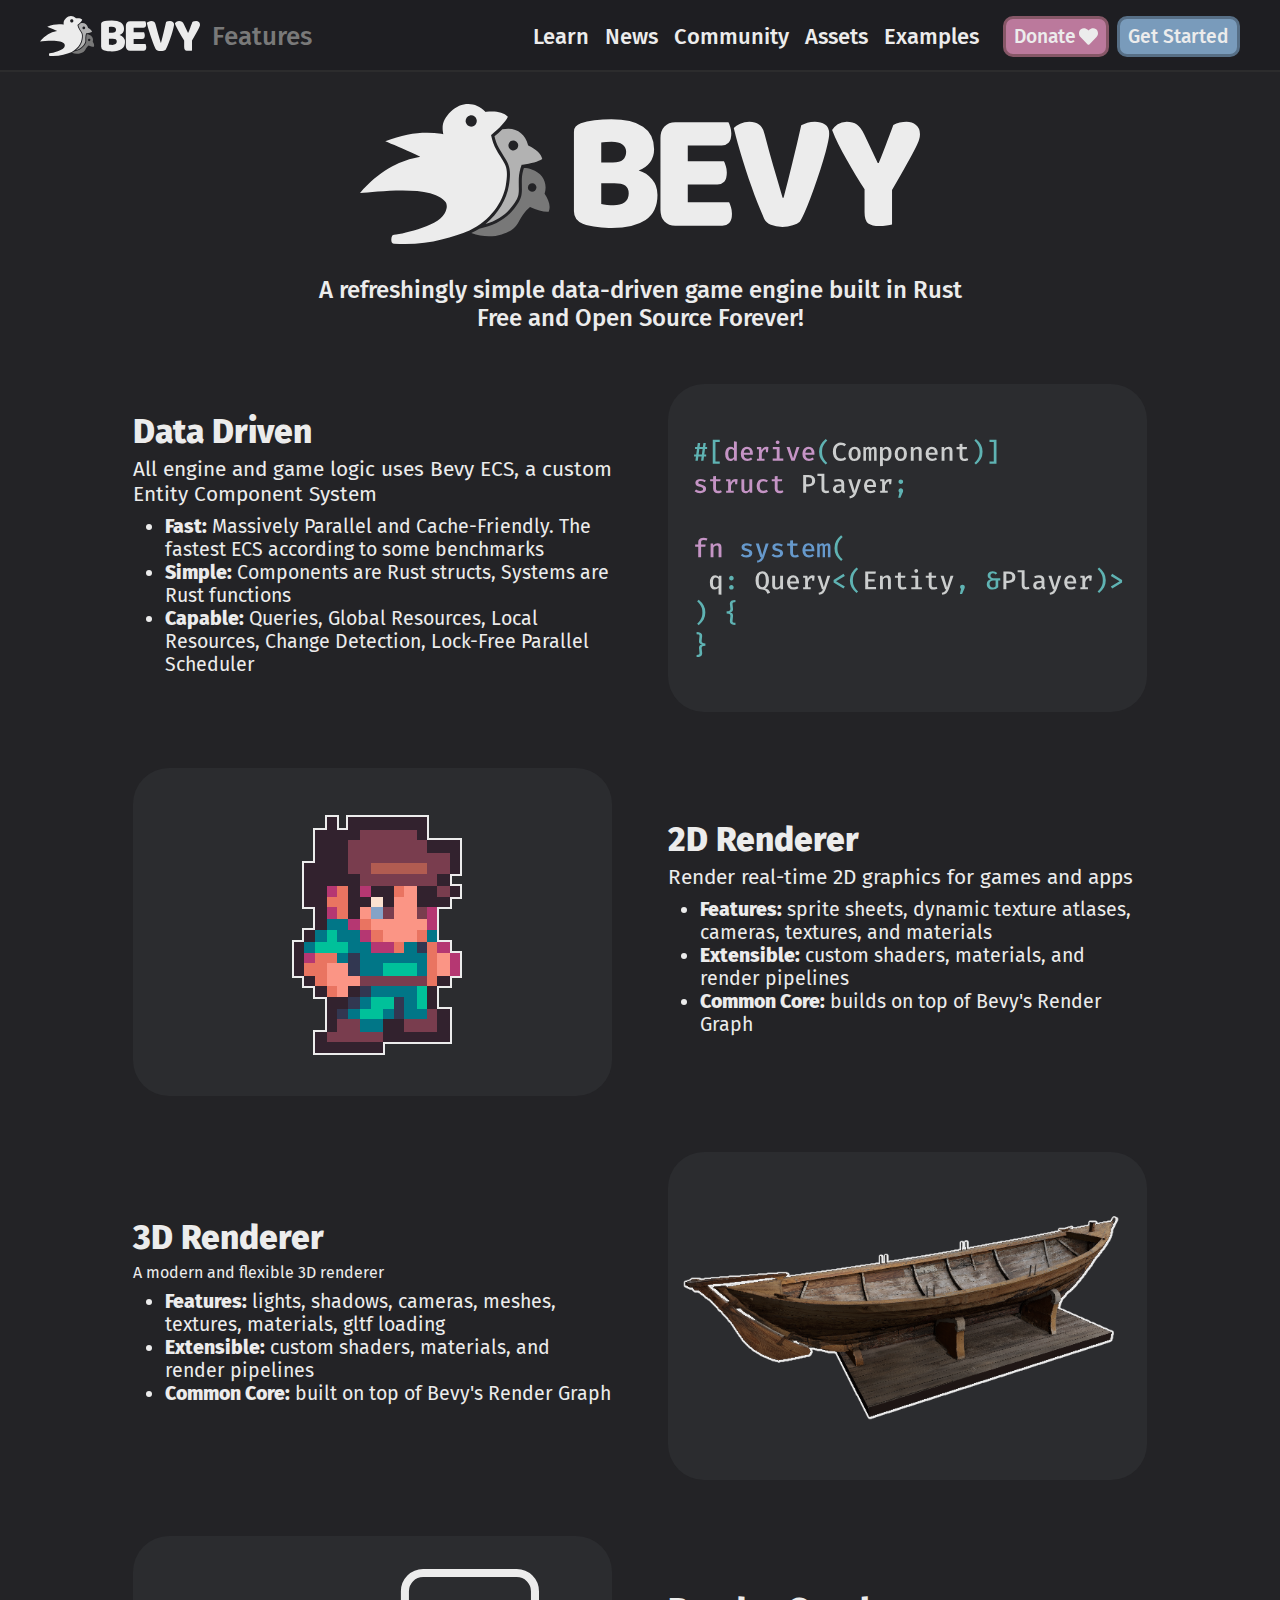
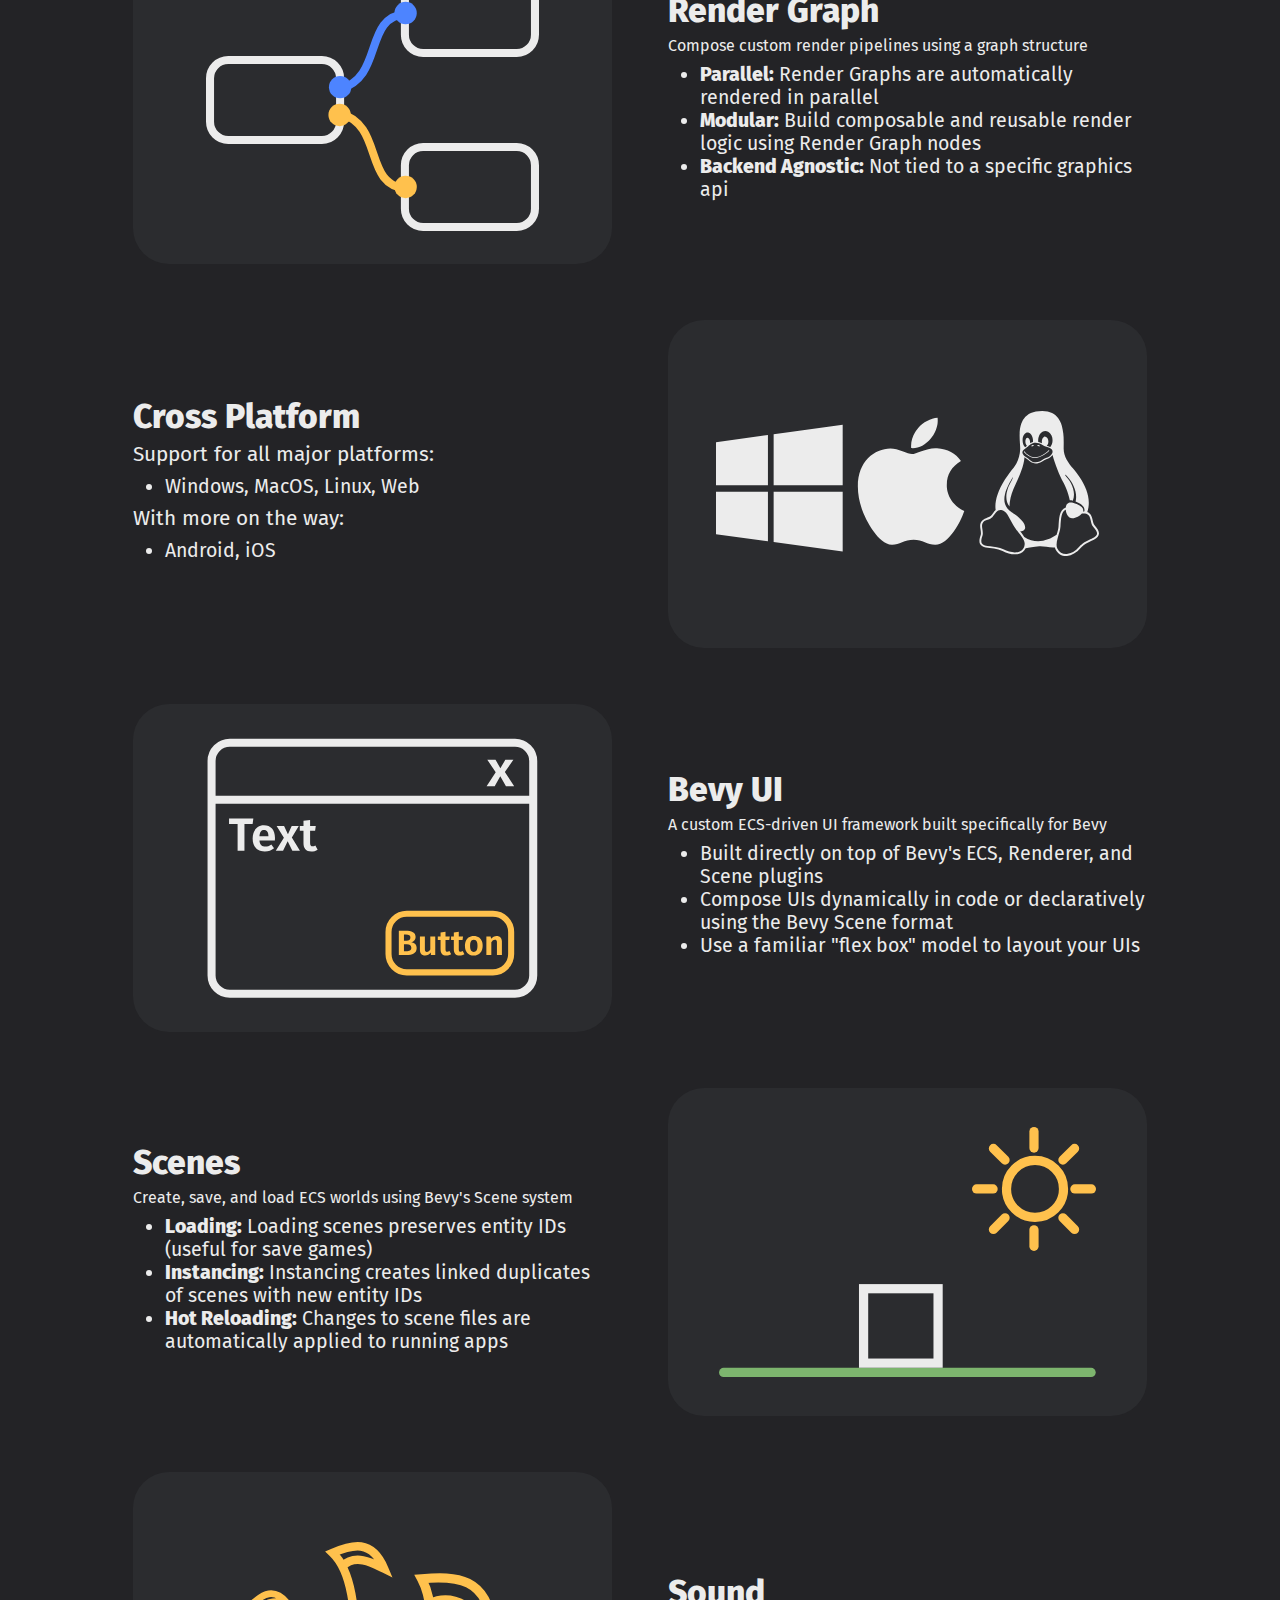
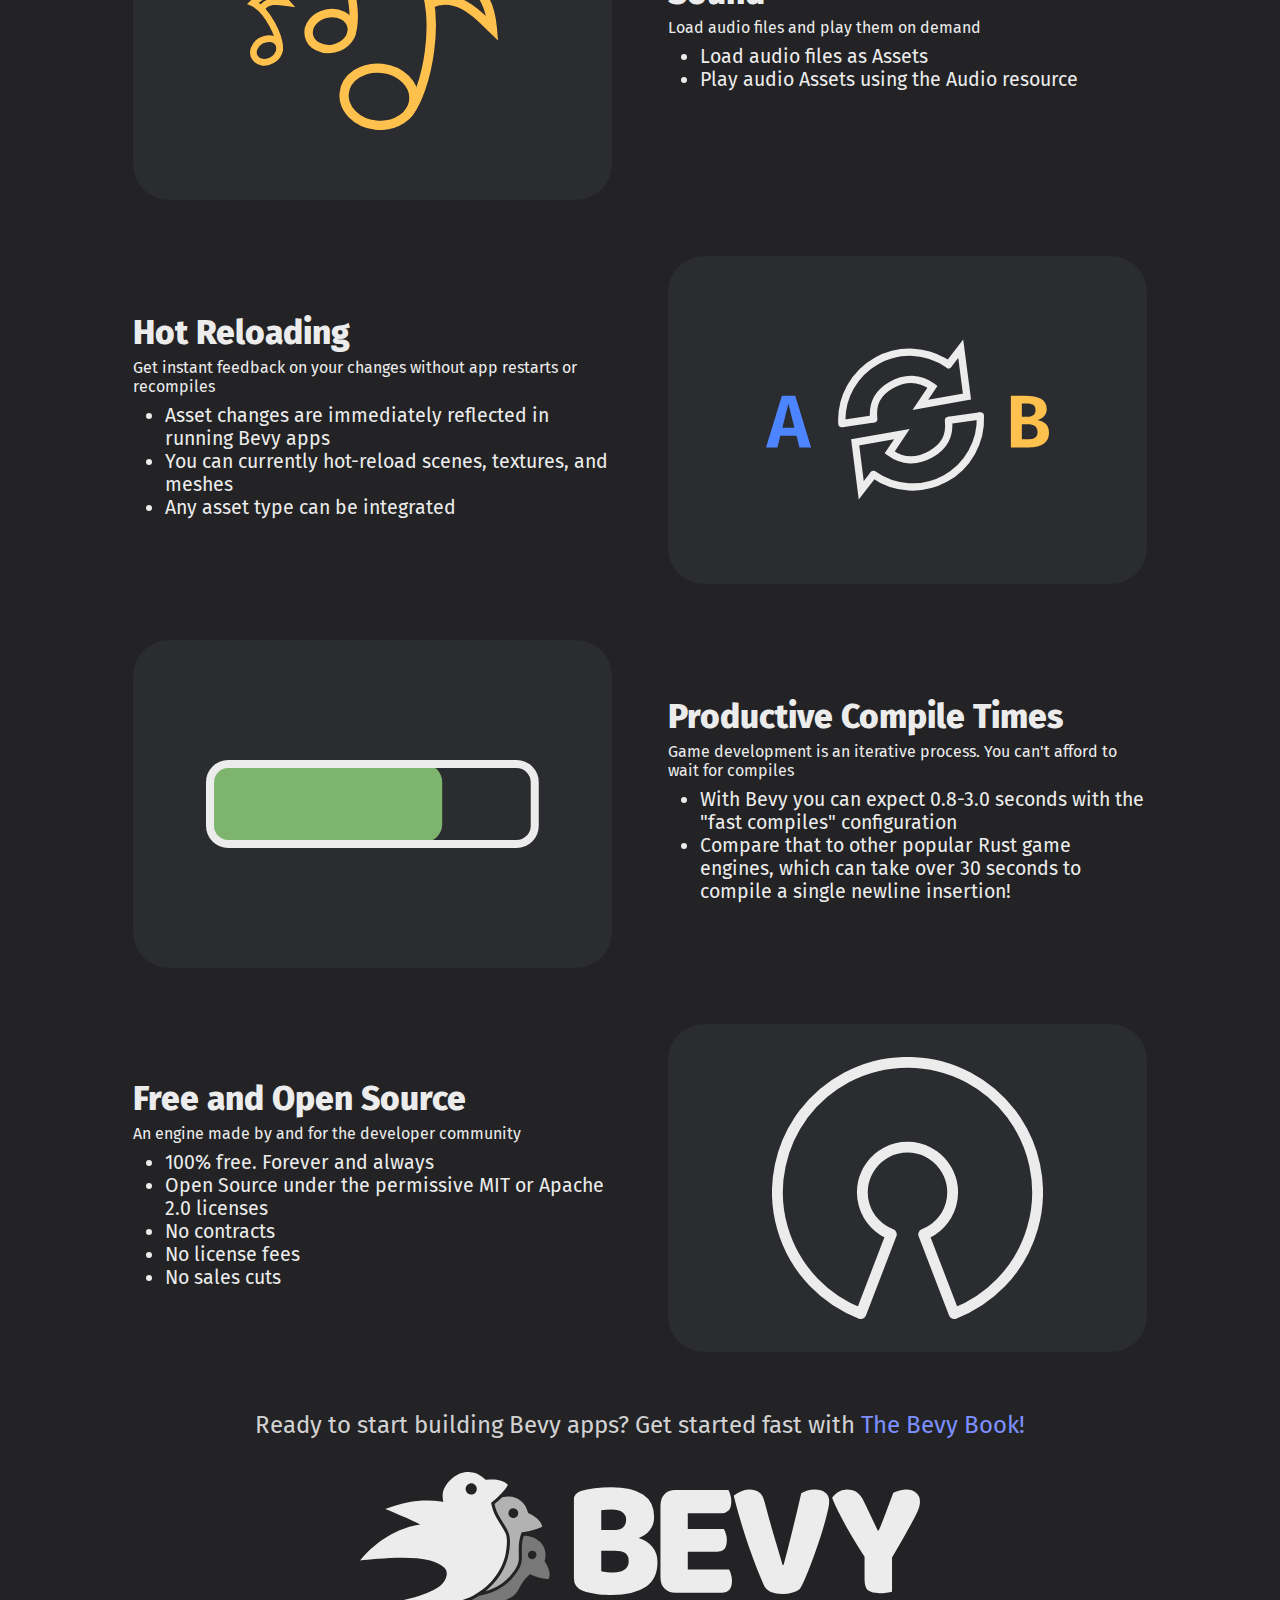
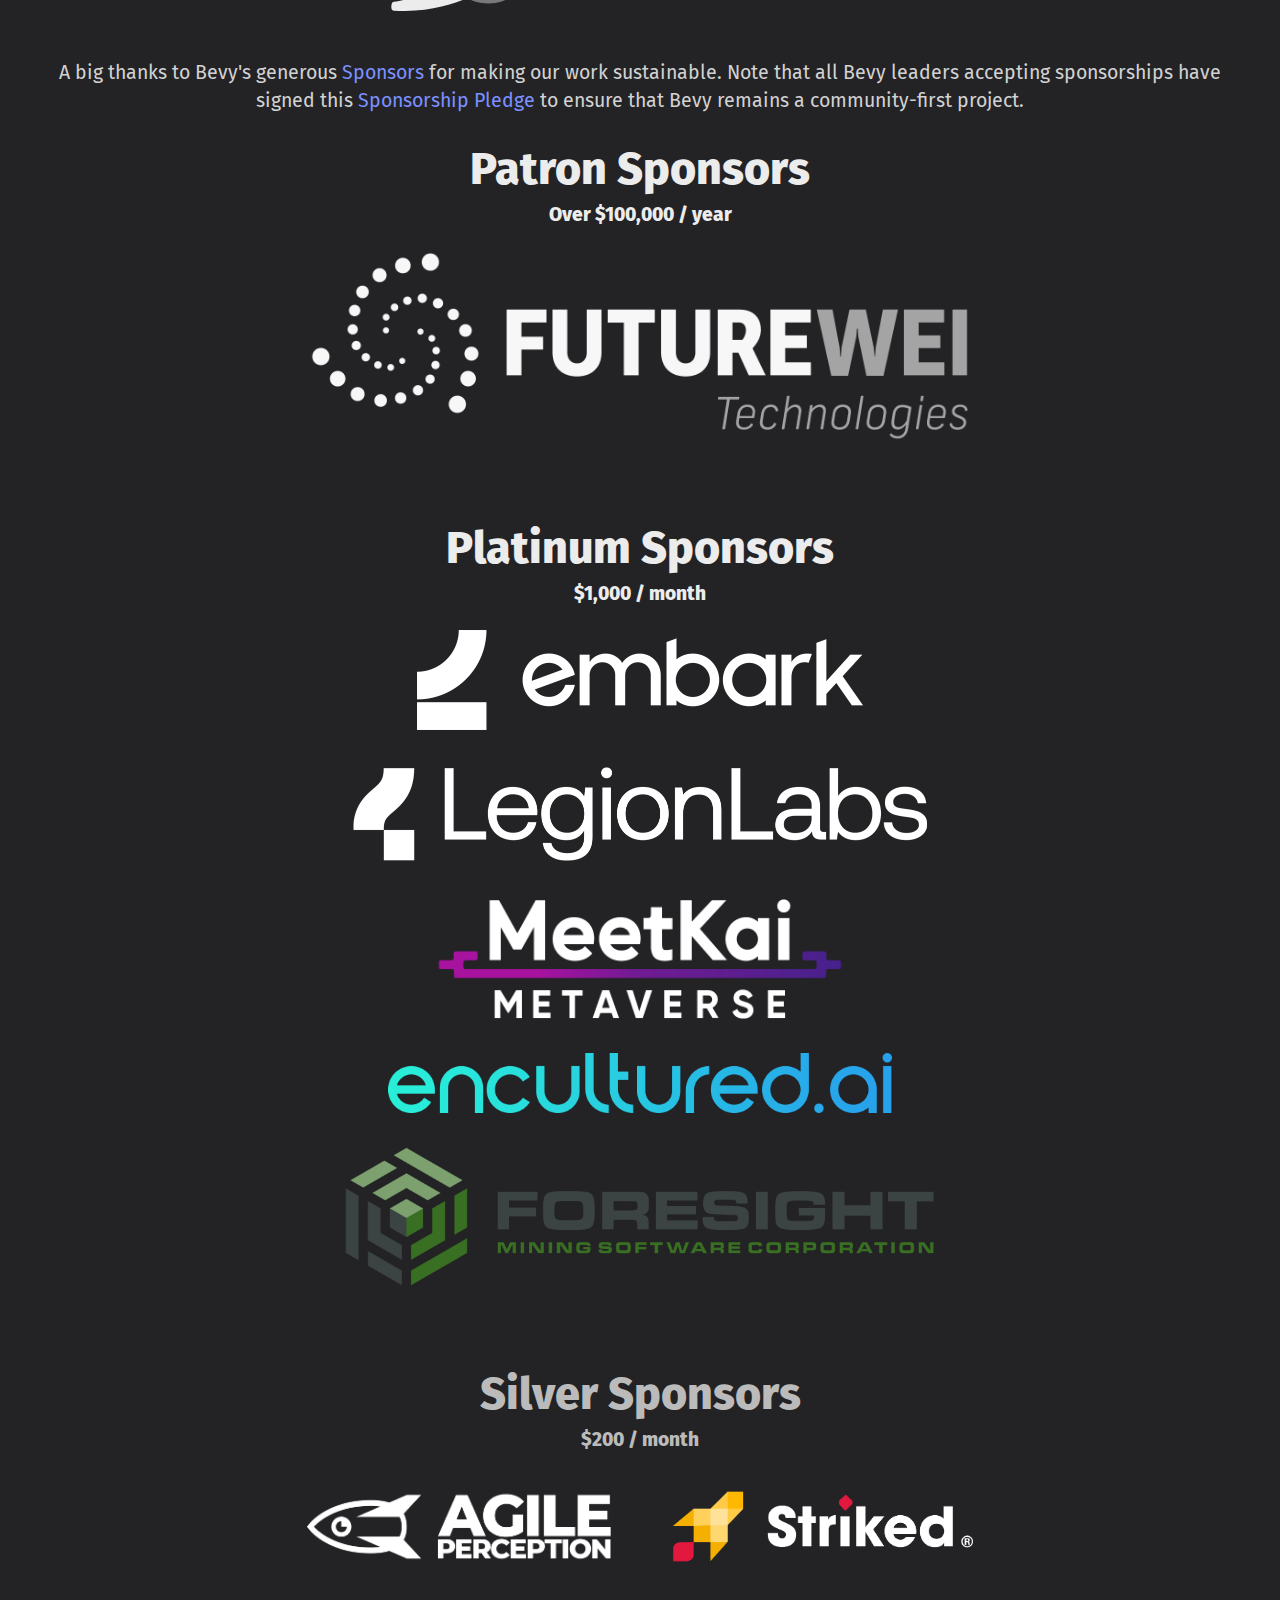
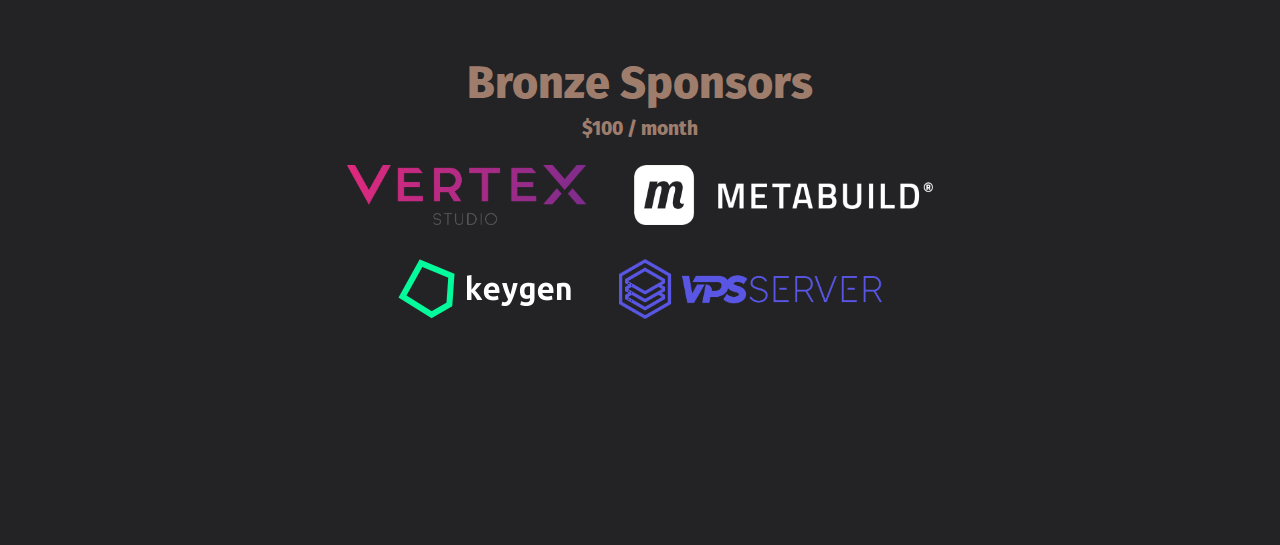
<file: index.html>
<!doctype html>
<html lang="en">
    <head>
        <meta charset="UTF-8">
        <meta name='viewport' content="width=device-width, initial-scale=1" />
        <meta property="og:title" content="Bevy - A data-driven game engine built in Rust " />
        <meta property="og:type" content="website" />
        <meta property="og:url" content="https://bevyengine.org&#x2F;&#x2F;" />
        <meta property="og:image" content="https://bevyengine.org/assets/bevy_logo_fill.png" />
        <meta property="og:description" content="Bevy is a refreshingly simple data-driven game engine built in Rust. It is free and open-source forever!" />
        <link rel="shortcut icon" type="image/png" href="/assets/favicon.png">
        <link rel="stylesheet" href="/site.css" />
        <link href="/atom.xml" rel="alternate" type="application/atom+xml" />
        <title>Bevy - A data-driven game engine built in Rust </title>
        
<meta name="description"
    content="A refreshingly simple data-driven game engine built in Rust. Free and Open Source Forever!" />

    </head>
    <body>
        <div class="layout">
            <input id="mobile-menu-state" class="hidden" type="checkbox">
            <header class="layout__header header" data-mobile-menu-state-container>
                <div class="header__content">
                    <label class="main-menu-backdrop" for="mobile-menu-state"></label>
                    <label class="header__hamburger button-square button-square--header" for="mobile-menu-state">
                        <img src="/assets/icon-hamburger.svg">
                    </label>
                    <div class="header__left-block">
                        <a class="header__logo" href="/">
                            <img class="logo logo--icon" src="/assets/bevy_icon_dark.svg" alt="Bevy Engine">
                            <img class="logo logo--full" src="/assets/bevy_logo_dark.svg" alt="Bevy Engine">
                        </a>
                        <div class="header__message">
                            
                                Features
                            
                        </div>
                    </div>
                    
                    <nav class="header__menu main-menu " role="navigation" data-page-menu-switch-state-container>
                        <div class="main-menu__header">
                            <a href="/">
                                <img class="logo" src="/assets/bevy_logo_dark.svg" alt="Bevy Engine">
                            </a>
                            <label class="button-square button-square--header" for="mobile-menu-state">
                                <img src="/assets/icon-times.svg">
                            </label>
                        </div>
                        
                        <div class="main-menu__content">
                            <div class="main-menu__page-menu">
                                
                            </div>
                            <ul class="main-menu__menu">
                                
    
    

    
        
    

    
    
    

    

    <li class="main-menu__entry">
        <a href="&#x2F;learn" class="main-menu__link">
            <span>Learn</span>
        </a>
    </li>

                                
    
    

    
        
    

    
    
    

    

    <li class="main-menu__entry">
        <a href="&#x2F;news" class="main-menu__link">
            <span>News</span>
        </a>
    </li>

                                
    
    

    
        
    

    
    
    

    

    <li class="main-menu__entry">
        <a href="&#x2F;community" class="main-menu__link">
            <span>Community</span>
        </a>
    </li>

                                
    
    

    
        
    

    
    
    

    

    <li class="main-menu__entry">
        <a href="&#x2F;assets" class="main-menu__link">
            <span>Assets</span>
        </a>
    </li>

                                
    
    

    
        
    

    
    
    

    

    <li class="main-menu__entry">
        <a href="&#x2F;examples" class="main-menu__link">
            <span>Examples</span>
        </a>
    </li>

                                
                            </ul>
                        </div>
                    </nav>
                    <div class="header__cta-container">
                        <a class="button button--pink header__cta" href="https://github.com/sponsors/cart">Donate <img class="button__icon" src="/assets/heart.svg" alt="heart icon"/></a>
                        <a class="button header__cta" href="/learn/book/getting-started/">Get Started</a>
                    </div>
                </div>
            </header>
            <main class="layout__content">
                <div class="container">
                    
<div>
    <img src="/assets/bevy_logo_dark.svg" class="bevy-logo-header" alt="Bevy logo" />
    <div class="bevy-description">
        A refreshingly simple data-driven game engine built in Rust
        <br />
        Free and Open Source Forever!
    </div>
    <div class="feature-list">
        <div class="feature-container">
            <div class="feature-text">
                <h2 class="feature-title">Data Driven</h2>
                <div class="feature-description">
                    All engine and game logic uses Bevy ECS, a custom Entity Component System
                    <ul class="feature-sublist">
                        <li><b>Fast:</b> Massively Parallel and Cache-Friendly. The fastest ECS according to some
                            benchmarks</li>
                        <li><b>Simple:</b> Components are Rust structs, Systems are Rust functions</li>
                        <li><b>Capable:</b> Queries, Global Resources, Local Resources, Change Detection, Lock-Free
                            Parallel Scheduler</li>
                    </ul>
                </div>
            </div>
            <div class="feature-image">
                <img src="assets/ecs.svg" class="feature-img" style="width: 100%; max-width: 90%; max-height: 90%;"
                    alt="ECS code" />
            </div>
        </div>
        <div class="feature-container feature-container-reverse">
            <div class="feature-image">
                <img src="assets/sprite.png" class="feature-img" alt="Pixel art sprite of a person" />
            </div>
            <div class="feature-text">
                <h2 class="feature-title">2D Renderer</h2>
                <div class="feature-description">
                    Render real-time 2D graphics for games and apps
                    <ul class="feature-sublist">
                        <li><b>Features:</b> sprite sheets, dynamic texture atlases, cameras, textures, and materials
                        </li>
                        <li><b>Extensible:</b> custom shaders, materials, and render pipelines</li>
                        <li><b>Common Core:</b> builds on top of Bevy's Render Graph</li>
                    </ul>
                </div>
            </div>
        </div>
        <div class="feature-container">
            <div class="feature-text">
                <h2 class="feature-title">3D Renderer</h2>
                A modern and flexible 3D renderer
                <ul class="feature-sublist">
                    <li><b>Features:</b> lights, shadows, cameras, meshes, textures, materials, gltf loading</li>
                    <li><b>Extensible:</b> custom shaders, materials, and render pipelines</li>
                    <li><b>Common Core:</b> built on top of Bevy's Render Graph</li>
                </ul>
            </div>
            <div class="feature-image">
                <img src="assets/boat.png" class="feature-img" style="max-height: 95%; max-width: 95%;"
                    alt="3D boat model" />
            </div>
        </div>
        <div class="feature-container feature-container-reverse">
            <div class="feature-image">
                <img src="assets/render_graph.svg" class="feature-img" alt="Render graph" />
            </div>
            <div class="feature-text">
                <h2 class="feature-title">Render Graph</h2>
                Compose custom render pipelines using a graph structure
                <ul class="feature-sublist">
                    <li><b>Parallel:</b> Render Graphs are automatically rendered in parallel</li>
                    <li><b>Modular:</b> Build composable and reusable render logic using Render Graph nodes </li>
                    <li><b>Backend Agnostic:</b> Not tied to a specific graphics api</li>
                </ul>
            </div>
        </div>
        <div class="feature-container">
            <div class="feature-text">
                <h2 class="feature-title">Cross Platform</h2>
                <div class="feature-description">
                    Support for all major platforms:
                    <ul class="feature-sublist">
                        <li>Windows, MacOS, Linux, Web</li>
                    </ul>
                    With more on the way:
                    <ul class="feature-sublist">
                        <li>Android, iOS</li>
                    </ul>
                </div>
            </div>
            <div class="feature-image">
                <img src="assets/platform-icons.svg" class="feature-img" alt="Microsoft, Apple, and Linux logos" />
            </div>
        </div>
        <div class="feature-container feature-container-reverse">
            <div class="feature-image">
                <img src="assets/bevy_ui.svg" class="feature-img" alt="UI dialog window diagram" />
            </div>
            <div class="feature-text">
                <h2 class="feature-title">Bevy UI</h2>
                A custom ECS-driven UI framework built specifically for Bevy
                <ul class="feature-sublist">
                    <li>Built directly on top of Bevy's ECS, Renderer, and Scene plugins</li>
                    <li>Compose UIs dynamically in code or declaratively using the Bevy Scene format</li>
                    <li>Use a familiar "flex box" model to layout your UIs</li>
                </ul>
            </div>
        </div>
        <div class="feature-container">
            <div class="feature-text">
                <h2 class="feature-title">Scenes</h2>
                Create, save, and load ECS worlds using Bevy's Scene system
                <ul class="feature-sublist">
                    <li><b>Loading:</b> Loading scenes preserves entity IDs (useful for save games)</li>
                    <li><b>Instancing:</b> Instancing creates linked duplicates of scenes with new entity IDs</li>
                    <li><b>Hot Reloading:</b> Changes to scene files are automatically applied to running apps</li>
                </ul>
            </div>
            <div class="feature-image">
                <img src="assets/scene.svg" class="feature-img" alt="2D scene of a square upon grass under the sun" />
            </div>
        </div>
        <div class="feature-container feature-container-reverse">
            <div class="feature-image">
                <img src="assets/sound.svg" class="feature-img" alt="Music notes" />
            </div>
            <div class="feature-text">
                <h2 class="feature-title">Sound</h2>
                Load audio files and play them on demand
                <ul class="feature-sublist">
                    <li>Load audio files as Assets</li>
                    <li>Play audio Assets using the Audio resource</li>
                </ul>
            </div>
        </div>
        <div class="feature-container">
            <div class="feature-text">
                <h2 class="feature-title">Hot Reloading</h2>
                Get instant feedback on your changes without app restarts or recompiles
                <ul class="feature-sublist">
                    <li>Asset changes are immediately reflected in running Bevy apps</li>
                    <li>You can currently hot-reload scenes, textures, and meshes</li>
                    <li>Any asset type can be integrated</li>
                </ul>
            </div>
            <div class="feature-image">
                <img src="assets/hot_reloading.svg" class="feature-img" alt="Hot reloading diagram" />
            </div>
        </div>
        <div class="feature-container feature-container-reverse">
            <div class="feature-image">
                <img src="assets/progressbar.svg" class="feature-img" alt="Compile time progress bar" />
            </div>
            <div class="feature-text">
                <h2 class="feature-title">Productive Compile Times</h2>
                Game development is an iterative process. You can't afford to wait for compiles
                <ul class="feature-sublist">
                    <li>With Bevy you can expect 0.8-3.0 seconds with the "fast compiles" configuration</li>
                    <li>Compare that to other popular Rust game engines, which can take over 30 seconds to compile a
                        single
                        newline insertion!</li>
                </ul>
            </div>
        </div>
        <div class="feature-container">
            <div class="feature-text">
                <h2 class="feature-title">Free and Open Source</h2>
                An engine made by and for the developer community
                <ul class="feature-sublist">
                    <li>100% free. Forever and always</li>
                    <li>Open Source under the permissive MIT or Apache 2.0 licenses</li>
                    <li>No contracts</li>
                    <li>No license fees</li>
                    <li>No sales cuts</li>
                </ul>
            </div>
            <div class="feature-image">
                <img src="assets/opensource.svg" class="feature-img" alt="The open source icon" />
            </div>
        </div>
    </div>
    <div class="media-content features-whats-next">
        Ready to start building Bevy apps? Get started fast with <a href="learn/book/introduction/">The Bevy Book!</a>
    </div>
    <img src="/assets/bevy_logo_dark.svg" class="bevy-logo-header" alt="Bevy logo" />
    <div class="features-sponsors">
        <h3 class="media-content">A big thanks to Bevy's generous <a
                href="https://github.com/sponsors/cart/">Sponsors</a> for making our work
            sustainable. Note that all Bevy leaders accepting sponsorships have signed this <a
                href="/sponsorship-pledge">Sponsorship Pledge</a> to ensure that Bevy remains a community-first project.
        </h3>
        <div class="sponsors sponsors--patron">
            <h2 class="sponsors__title">Patron Sponsors</h2>
            <h3 class="sponsors__amount">Over $100,000 / year</h3>
            <div class="sponsors__content">
                <a class="sponsors__link" href="https://www.futurewei.com/">
                    <img class="sponsors__logo" src="assets/Futurewei.png" alt="Futurewei logo" />
                </a>
            </div>
        </div>
        <div class="sponsors sponsors--platinum">
            <h2 class="sponsors__title">Platinum Sponsors</h2>
            <h3 class="sponsors__amount">$1,000 / month</h3>
            <div class="sponsors__content">
                <a class="sponsors__link" href="https://www.embark-studios.com">
                    <img class="sponsors__logo" src="assets/embark.png" alt="Embark Studios logo" />
                </a>
                <a class="sponsors__link" href="https://legionlabs.com">
                    <img class="sponsors__logo" src="assets/LegionLabs.png" alt="Legion Labs logo" />
                </a>
                <a class="sponsors__link" href="https://meetkai.com/careers">
                    <img class="sponsors__logo" style="max-height: 120px" src="assets/meetkai.png" alt="MeetKai logo" />
                </a>
                <a class="sponsors__link" href="https://www.encultured.ai/">
                    <img class="sponsors__logo" style="max-height: 60px" src="assets/Encultured.png"
                        alt="Encultured AI logo" />
                </a>
                <a class="sponsors__link" href="https://www.foresightmining.com">
                    <img class="sponsors__logo" style="max-height: 140px"
                        src="assets/Foresight_Mining_Software_Corporation.png"
                        alt="Foresight Mining Software Corporation logo" />
                </a>
            </div>
        </div>
        <div class="sponsors sponsors--silver">
            <h2 class="sponsors__title">Silver Sponsors</h2>
            <h3 class="sponsors__amount">$200 / month</h3>
            <div class="sponsors__content">
                <a class="sponsors__link" href="https://agileperception.com">
                    <img class="sponsors__logo" src="assets/agile_perception.png" alt="Agile Perception logo" />
                </a>
                <a class="sponsors__link" href="https://developers.join-striked.com">
                    <img class="sponsors__logo" style="max-height: 100px" src="assets/striked.png" alt="Striked logo" />
                </a>
            </div>
        </div>
        <div class="sponsors sponsors--bronze">
            <h2 class="sponsors__title">Bronze Sponsors</h2>
            <h3 class="sponsors__amount">$100 / month</h3>
            <div class="sponsors__content">
                <a class="sponsors__link" href="https://vertexstudio.co">
                    <img class="sponsors__logo" src="assets/vertex_studio.png" alt="Vertex Studio logo" />
                </a>
                <a class="sponsors__link" href="https://www.metabuild.io">
                    <img class="sponsors__logo" src="assets/metabuild.png" alt="Metabuild Logo" />
                </a>
                <a class="sponsors__link" href="https://keygen.sh">
                    <img class="sponsors__logo" src="assets/keygen.png" alt="Keygen logo" />
                </a>
                <a class="sponsors__link" href="https://www.vpsserver.com">
                    <img class="sponsors__logo" src="assets/VPSServer.png" alt="VPSServer logo" />
                </a>
            </div>
        </div>
    </div>
</div>

                </div>
            </main>
        </div>
    </body>
</html>
</file>
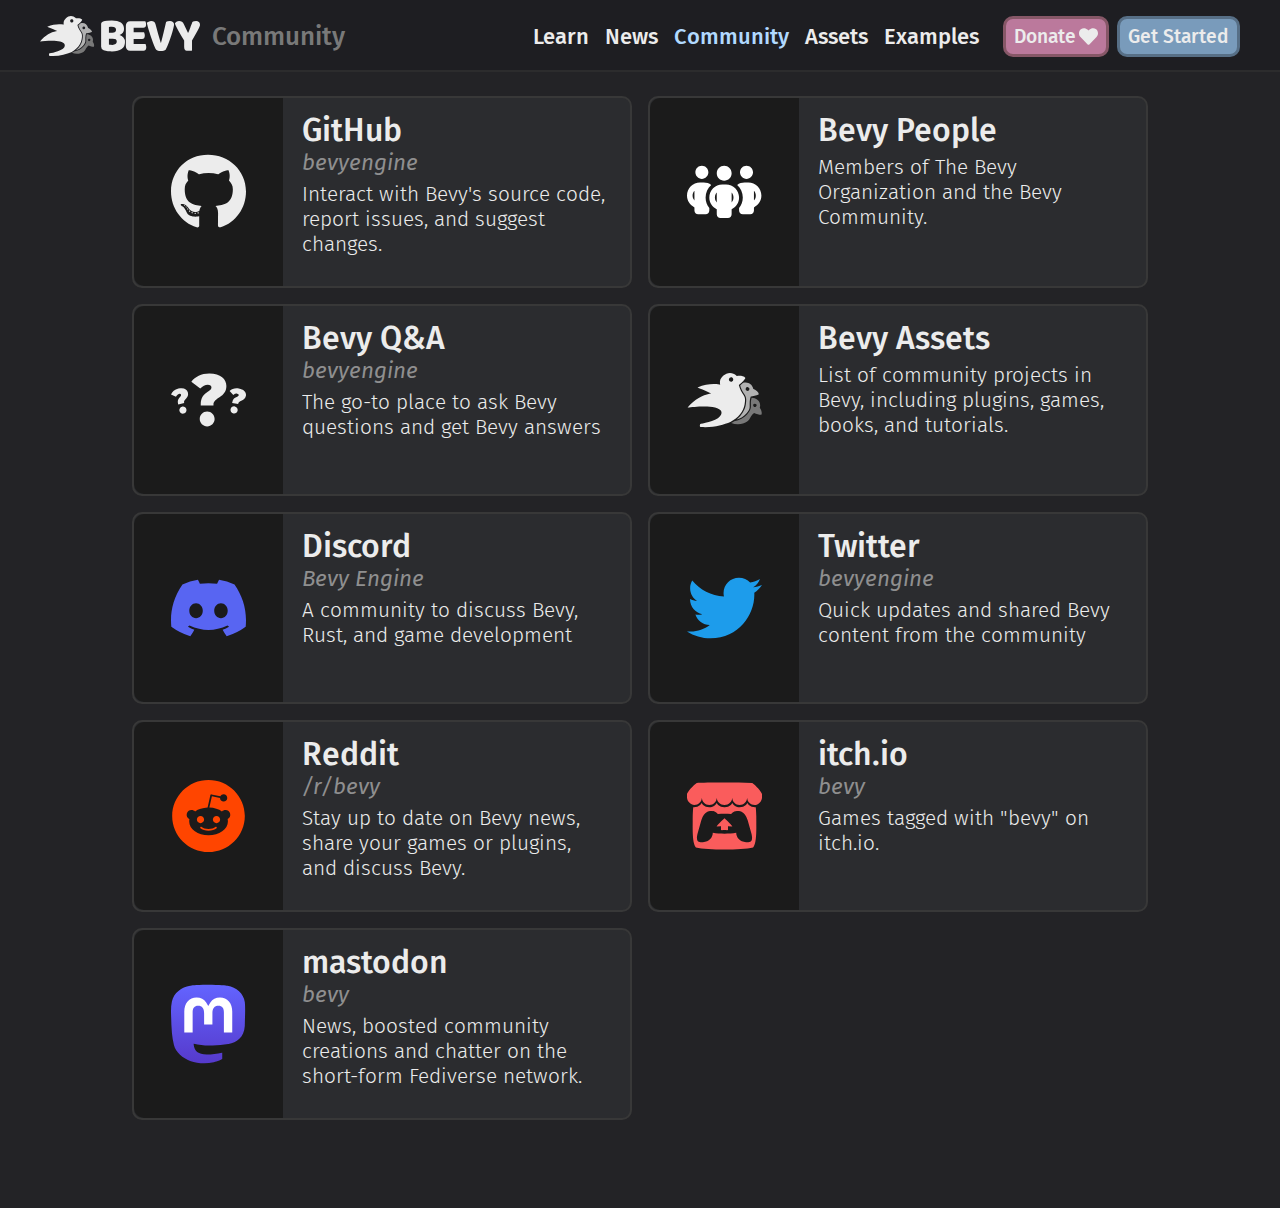
<file: community/index.html>
<!doctype html>
<html lang="en">
    <head>
        <meta charset="UTF-8">
        <meta name='viewport' content="width=device-width, initial-scale=1" />
        <meta property="og:title" content="Bevy - Community" />
        <meta property="og:type" content="website" />
        <meta property="og:url" content="https://bevyengine.org&#x2F;&#x2F;community&#x2F;" />
        <meta property="og:image" content="https://bevyengine.org/assets/bevy_logo_fill.png" />
        <meta property="og:description" content="Bevy is a refreshingly simple data-driven game engine built in Rust. It is free and open-source forever!" />
        <link rel="shortcut icon" type="image/png" href="/assets/favicon.png">
        <link rel="stylesheet" href="/site.css" />
        <link href="/atom.xml" rel="alternate" type="application/atom+xml" />
        <title>Bevy - Community</title>
         
    </head>
    <body>
        <div class="layout">
            <input id="mobile-menu-state" class="hidden" type="checkbox">
            <header class="layout__header header" data-mobile-menu-state-container>
                <div class="header__content">
                    <label class="main-menu-backdrop" for="mobile-menu-state"></label>
                    <label class="header__hamburger button-square button-square--header" for="mobile-menu-state">
                        <img src="/assets/icon-hamburger.svg">
                    </label>
                    <div class="header__left-block">
                        <a class="header__logo" href="/">
                            <img class="logo logo--icon" src="/assets/bevy_icon_dark.svg" alt="Bevy Engine">
                            <img class="logo logo--full" src="/assets/bevy_logo_dark.svg" alt="Bevy Engine">
                        </a>
                        <div class="header__message">
                            
                                Community
                            
                        </div>
                    </div>
                    
                    <nav class="header__menu main-menu " role="navigation" data-page-menu-switch-state-container>
                        <div class="main-menu__header">
                            <a href="/">
                                <img class="logo" src="/assets/bevy_logo_dark.svg" alt="Bevy Engine">
                            </a>
                            <label class="button-square button-square--header" for="mobile-menu-state">
                                <img src="/assets/icon-times.svg">
                            </label>
                        </div>
                        
                        <div class="main-menu__content">
                            <div class="main-menu__page-menu">
                                
                            </div>
                            <ul class="main-menu__menu">
                                
    
    

    
        
    

    
    
    

    

    <li class="main-menu__entry">
        <a href="&#x2F;learn" class="main-menu__link">
            <span>Learn</span>
        </a>
    </li>

                                
    
    

    
        
    

    
    
    

    

    <li class="main-menu__entry">
        <a href="&#x2F;news" class="main-menu__link">
            <span>News</span>
        </a>
    </li>

                                
    
    

    
        
    

    
    
    

    
        
    

    <li class="main-menu__entry">
        <a href="&#x2F;community" class="main-menu__link main-menu__link--active">
            <span>Community</span>
        </a>
    </li>

                                
    
    

    
        
    

    
    
    

    

    <li class="main-menu__entry">
        <a href="&#x2F;assets" class="main-menu__link">
            <span>Assets</span>
        </a>
    </li>

                                
    
    

    
        
    

    
    
    

    

    <li class="main-menu__entry">
        <a href="&#x2F;examples" class="main-menu__link">
            <span>Examples</span>
        </a>
    </li>

                                
                            </ul>
                        </div>
                    </nav>
                    <div class="header__cta-container">
                        <a class="button button--pink header__cta" href="https://github.com/sponsors/cart">Donate <img class="button__icon" src="/assets/heart.svg" alt="heart icon"/></a>
                        <a class="button header__cta" href="/learn/book/getting-started/">Get Started</a>
                    </div>
                </div>
            </header>
            <main class="layout__content">
                <div class="container">
                    
<div class="padded-content community-grid">
    <a class="card community-card" href="https://github.com/bevyengine/bevy">
        <div class="card-image">
            <img src="/assets/github.svg" class="centered-card-image community-icon" alt="GitHub logo" />
        </div>
        <div class="card-text">
            <div class="card-title">
                GitHub
            </div>
            <div class="card-subtitle">
                bevyengine
            </div>
            <div class="card-description">
                Interact with Bevy's source code, report issues, and suggest changes.
            </div>
        </div>
    </a>
    <a class="card community-card" href="/community/people/">
        <div class="card-image">
            <svg xmlns="http://www.w3.org/2000/svg" class="centered-card-image community-icon" viewBox="0 0 640 512">
                <!--! Font Awesome Pro 6.2.1 by @fontawesome - https://fontawesome.com License - https://fontawesome.com/license (Commercial License) Copyright 2022 Fonticons, Inc. -->
                <path fill="white" d="M184 88c0 30.9-25.1 56-56 56s-56-25.1-56-56s25.1-56 56-56s56 25.1 56 56zM64 245.7C54 256.9 48 271.8 48 288s6 31.1 16 42.3V245.7zm144.4-49.3C178.7 222.7 160 261.2 160 304c0 34.3 12 65.8 32 90.5V416c0 17.7-14.3 32-32 32H96c-17.7 0-32-14.3-32-32V389.2C26.2 371.2 0 332.7 0 288c0-61.9 50.1-112 112-112h32c24 0 46.2 7.5 64.4 20.3zM448 416V394.5c20-24.7 32-56.2 32-90.5c0-42.8-18.7-81.3-48.4-107.7C449.8 183.5 472 176 496 176h32c61.9 0 112 50.1 112 112c0 44.7-26.2 83.2-64 101.2V416c0 17.7-14.3 32-32 32H480c-17.7 0-32-14.3-32-32zM568 88c0 30.9-25.1 56-56 56s-56-25.1-56-56s25.1-56 56-56s56 25.1 56 56zm8 157.7v84.7c10-11.3 16-26.1 16-42.3s-6-31.1-16-42.3zM320 160c-35.3 0-64-28.7-64-64s28.7-64 64-64s64 28.7 64 64s-28.7 64-64 64zM240 304c0 16.2 6 31 16 42.3V261.7c-10 11.3-16 26.1-16 42.3zm144-42.3v84.7c10-11.3 16-26.1 16-42.3s-6-31.1-16-42.3zM448 304c0 44.7-26.2 83.2-64 101.2V448c0 17.7-14.3 32-32 32H288c-17.7 0-32-14.3-32-32V405.2c-37.8-18-64-56.5-64-101.2c0-61.9 50.1-112 112-112h32c61.9 0 112 50.1 112 112z"/>
            </svg>
        </div>
        <div class="card-text">
            <div class="card-title">
                Bevy People
            </div>
            <div class="card-description">
                Members of The Bevy Organization and the Bevy Community.
            </div>
        </div>
    </a>
    <a class="card community-card" href="https://github.com/bevyengine/bevy/discussions/categories/q-a">
        <div class="card-image">
            <img src="/assets/q_and_a.svg" class="centered-card-image community-icon" alt="Q and A logo" />
        </div>
        <div class="card-text">
            <div class="card-title">
                Bevy Q&A
            </div>
            <div class="card-subtitle">
                bevyengine
            </div>
            <div class="card-description">
                The go-to place to ask Bevy questions and get Bevy answers
            </div>
        </div>
    </a>
    <a class="card community-card" href="https://bevyengine.org/assets/">
        <div class="card-image">
            <img src="/assets/bevy_icon_dark.svg" class="centered-card-image community-icon" alt="Bevy logo" />
        </div>
        <div class="card-text">
            <div class="card-title">
                Bevy Assets
            </div>
            <div class="card-description">
                List of community projects in Bevy, including plugins, games, books, and tutorials.
            </div>
        </div>
    </a>
    <a class="card community-card" href="https://discord.gg/bevy">
        <div class="card-image">
            <img src="/assets/discord.svg" class="centered-card-image community-icon" alt="Discord logo" />
        </div>
        <div class="card-text">
            <div class="card-title">
                Discord
            </div>
            <div class="card-subtitle">
                Bevy Engine
            </div>
            <div class="card-description">
                A community to discuss Bevy, Rust, and game development
            </div>
        </div>
    </a>
    <a class="card community-card" href="https://twitter.com/BevyEngine">
        <div class="card-image">
            <img src="/assets/twitter.svg" class="centered-card-image community-icon" alt="Twitter logo" />
        </div>
        <div class="card-text">
            <div class="card-title">
                Twitter
            </div>
            <div class="card-subtitle">
                bevyengine
            </div>
            <div class="card-description">
                Quick updates and shared Bevy content from the community
            </div>
        </div>
    </a>
    <a class="card community-card" href="https://www.reddit.com/r/bevy/">
        <div class="card-image">
            <img src="/assets/reddit.svg" class="centered-card-image community-icon" alt="Reddit logo" />
        </div>
        <div class="card-text">
            <div class="card-title">
                Reddit
            </div>
            <div class="card-subtitle">
                /r/bevy
            </div>
            <div class="card-description">
                Stay up to date on Bevy news, share your games or plugins, and discuss Bevy.
            </div>
        </div>
    </a>
    <a class="card community-card" href="https://itch.io/games/tag-bevy">
        <div class="card-image">
            <img src="/assets/itchio-textless.svg" class="centered-card-image community-icon" alt="itch.io logo" />
        </div>
        <div class="card-text">
            <div class="card-title">
                itch.io
            </div>
            <div class="card-subtitle">
                bevy
            </div>
            <div class="card-description">
                Games tagged with "bevy" on itch.io.
            </div>
        </div>
    </a>
    <a class="card community-card" href="https://mastodon.social/@bevy">
        <div class="card-image">
            <img src="/assets/mastodon-logo-purple.svg" class="centered-card-image community-icon" alt="mastodon logo" />
        </div>
        <div class="card-text">
            <div class="card-title">
                mastodon
            </div>
            <div class="card-subtitle">
                bevy
            </div>
            <div class="card-description">
                News, boosted community creations and chatter on the short-form Fediverse network.
            </div>
        </div>
    </a>
</div>

                </div>
            </main>
        </div>
    </body>
</html>
</file>
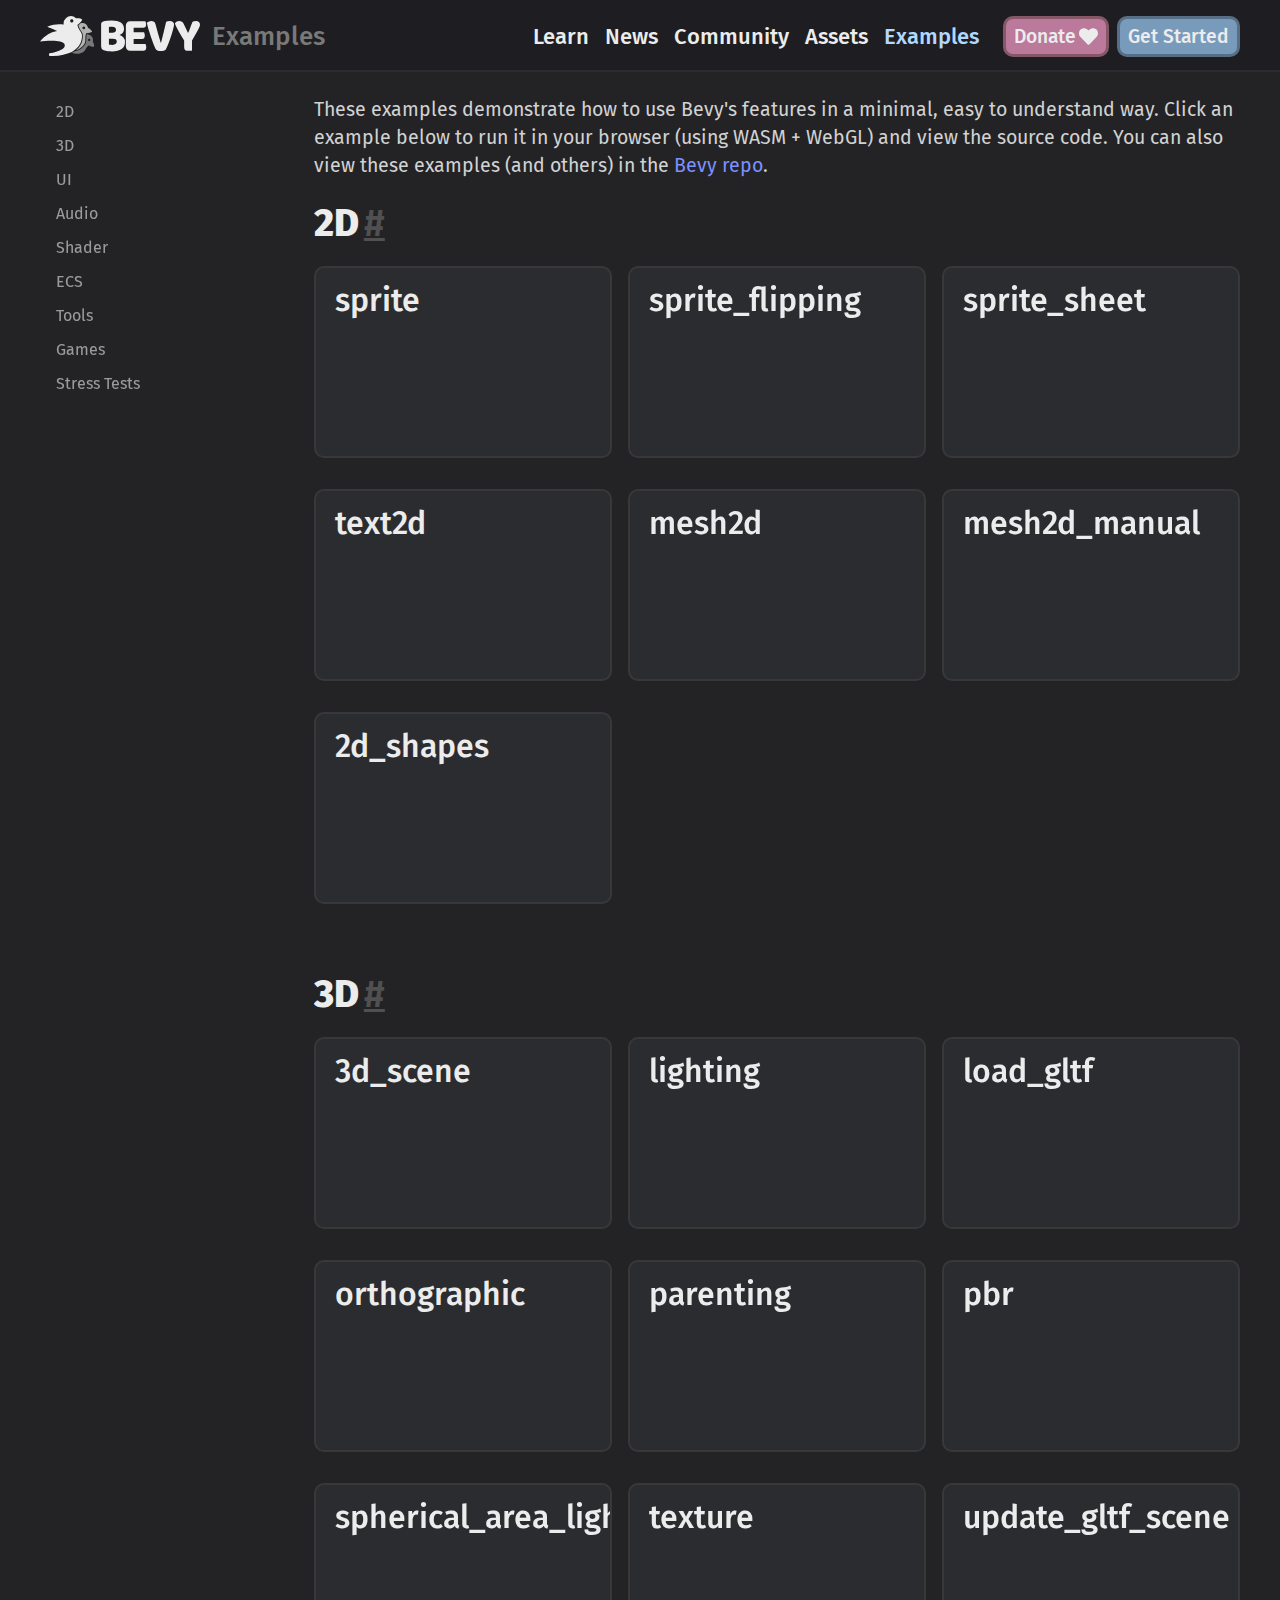
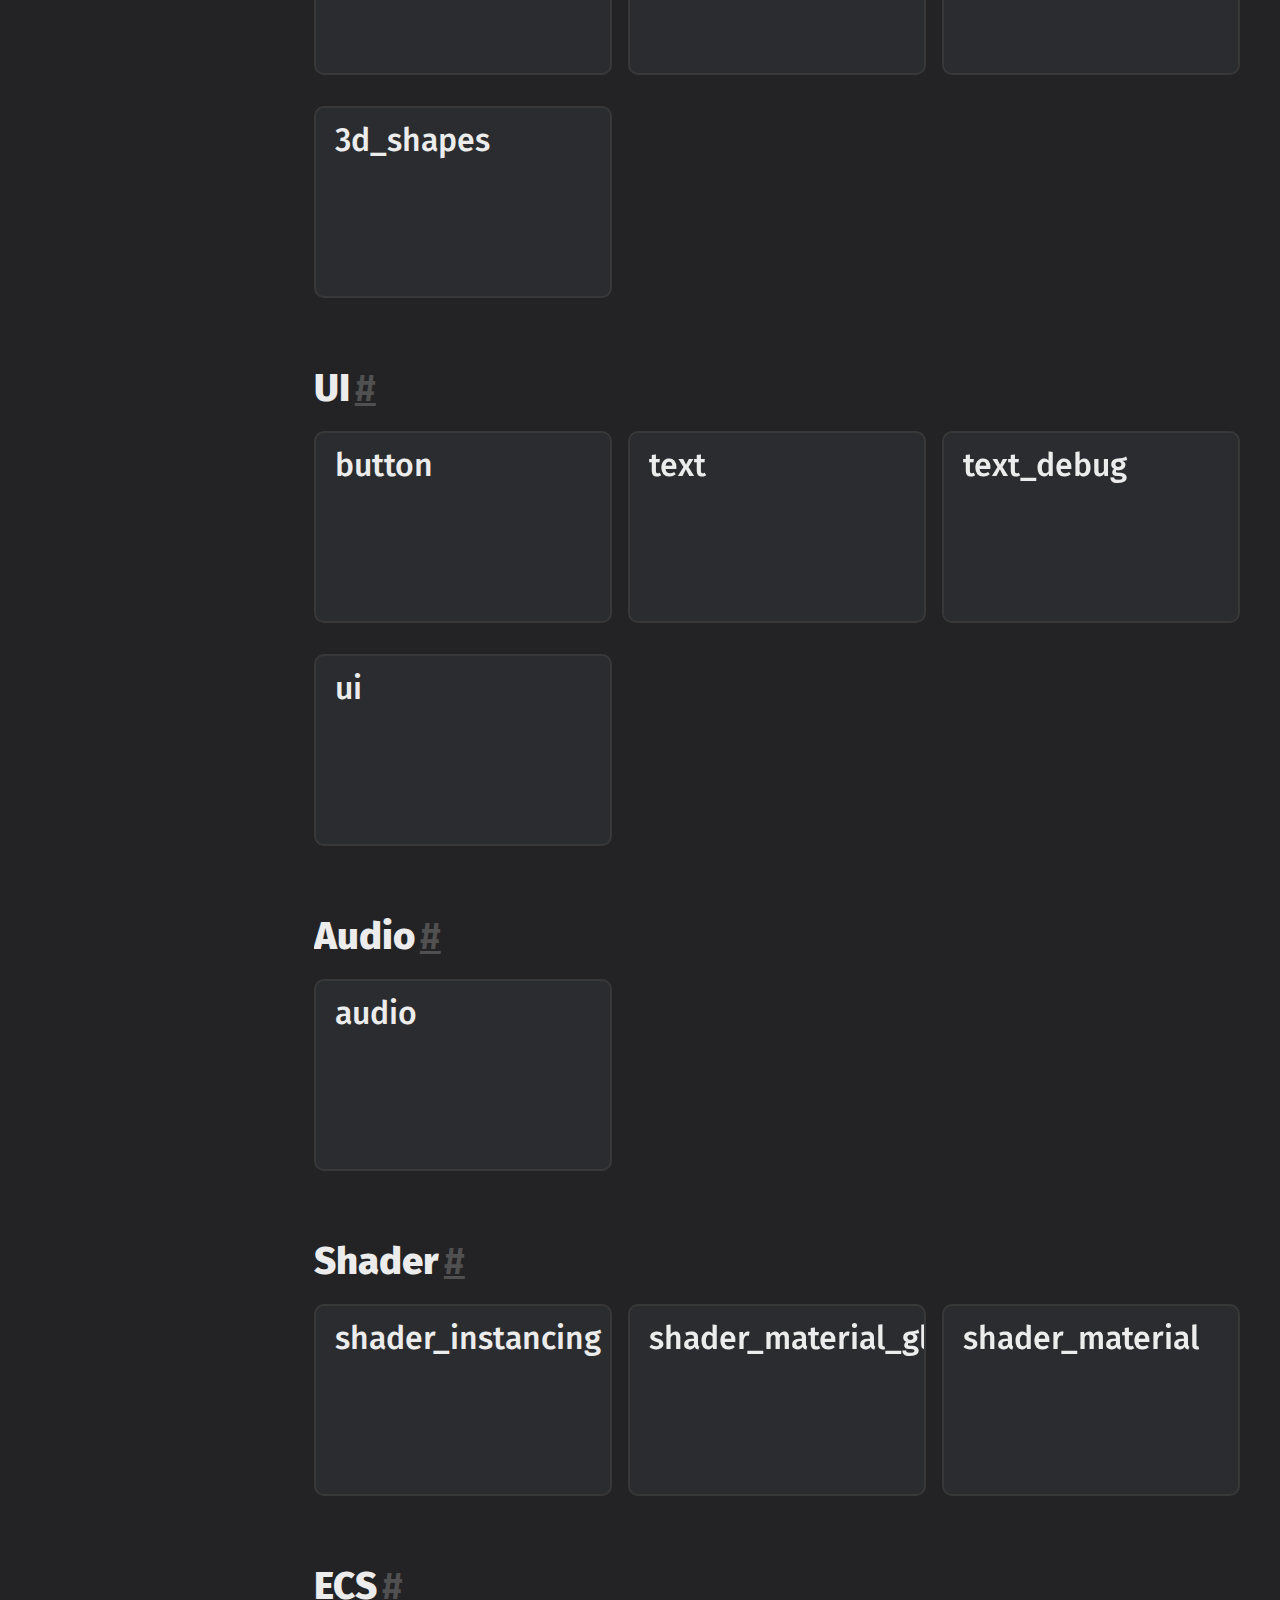
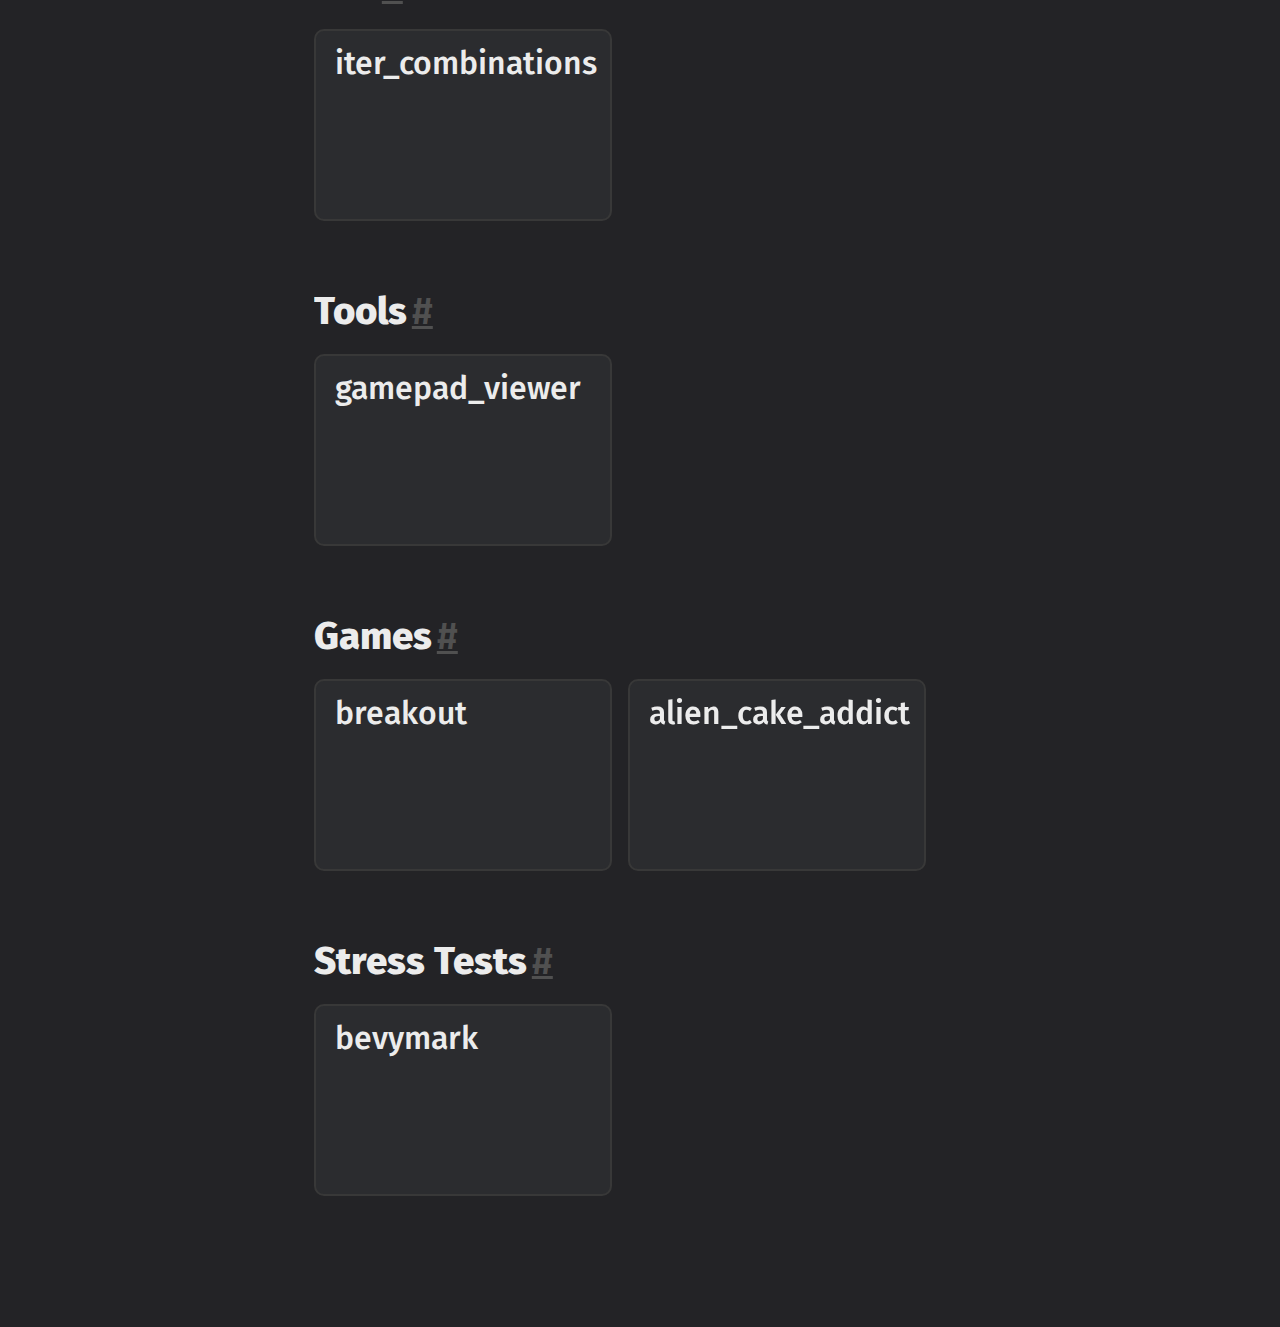
<file: examples/index.html>
<!doctype html>
<html lang="en">
    <head>
        <meta charset="UTF-8">
        <meta name='viewport' content="width=device-width, initial-scale=1" />
        <meta property="og:title" content="Bevy - Bevy Examples in WebGL2" />
        <meta property="og:type" content="website" />
        <meta property="og:url" content="https://bevyengine.org&#x2F;&#x2F;examples&#x2F;" />
        <meta property="og:image" content="https://bevyengine.org/assets/bevy_logo_fill.png" />
        <meta property="og:description" content="Bevy is a refreshingly simple data-driven game engine built in Rust. It is free and open-source forever!" />
        <link rel="shortcut icon" type="image/png" href="/assets/favicon.png">
        <link rel="stylesheet" href="/site.css" />
        <link href="/atom.xml" rel="alternate" type="application/atom+xml" />
        <title>Bevy - Bevy Examples in WebGL2</title>
         
    </head>
    <body>
        <div class="layout">
            <input id="mobile-menu-state" class="hidden" type="checkbox">
            <header class="layout__header header" data-mobile-menu-state-container>
                <div class="header__content">
                    <label class="main-menu-backdrop" for="mobile-menu-state"></label>
                    <label class="header__hamburger button-square button-square--header" for="mobile-menu-state">
                        <img src="/assets/icon-hamburger.svg">
                    </label>
                    <div class="header__left-block">
                        <a class="header__logo" href="/">
                            <img class="logo logo--icon" src="/assets/bevy_icon_dark.svg" alt="Bevy Engine">
                            <img class="logo logo--full" src="/assets/bevy_logo_dark.svg" alt="Bevy Engine">
                        </a>
                        <div class="header__message">
                            
                                Examples
                            
                        </div>
                    </div>
                    
    <input id="page-menu-switch-state" class="hidden" type="checkbox" checked>

                    <nav class="header__menu main-menu main-menu--with-page-menu" role="navigation" data-page-menu-switch-state-container>
                        <div class="main-menu__header">
                            <a href="/">
                                <img class="logo" src="/assets/bevy_logo_dark.svg" alt="Bevy Engine">
                            </a>
                            <label class="button-square button-square--header" for="mobile-menu-state">
                                <img src="/assets/icon-times.svg">
                            </label>
                        </div>
                        
    <div class="main-menu__page-menu-switch">
        <label class="menu-switch" for="page-menu-switch-state">
            <div class="menu-switch__option menu-switch__option--main-menu">Main Menu</div>
            <div class="menu-switch__option menu-switch__option--page-menu">Examples</div>
        </label>
    </div>

                        <div class="main-menu__content">
                            <div class="main-menu__page-menu">
                                
    
<ul class="tree-menu">
    
    






<li class="tree-menu__item">
    <div class="tree-menu__label">
        <a class="tree-menu__link" href="#2d">2D</a>
        
    </div>
    
</li>

    
    






<li class="tree-menu__item">
    <div class="tree-menu__label">
        <a class="tree-menu__link" href="#3d">3D</a>
        
    </div>
    
</li>

    
    






<li class="tree-menu__item">
    <div class="tree-menu__label">
        <a class="tree-menu__link" href="#ui">UI</a>
        
    </div>
    
</li>

    
    






<li class="tree-menu__item">
    <div class="tree-menu__label">
        <a class="tree-menu__link" href="#audio">Audio</a>
        
    </div>
    
</li>

    
    






<li class="tree-menu__item">
    <div class="tree-menu__label">
        <a class="tree-menu__link" href="#shader">Shader</a>
        
    </div>
    
</li>

    
    






<li class="tree-menu__item">
    <div class="tree-menu__label">
        <a class="tree-menu__link" href="#ecs">ECS</a>
        
    </div>
    
</li>

    
    






<li class="tree-menu__item">
    <div class="tree-menu__label">
        <a class="tree-menu__link" href="#tools">Tools</a>
        
    </div>
    
</li>

    
    






<li class="tree-menu__item">
    <div class="tree-menu__label">
        <a class="tree-menu__link" href="#games">Games</a>
        
    </div>
    
</li>

    
    






<li class="tree-menu__item">
    <div class="tree-menu__label">
        <a class="tree-menu__link" href="#stress-tests">Stress Tests</a>
        
    </div>
    
</li>

    
</ul>


                            </div>
                            <ul class="main-menu__menu">
                                
    
    

    
        
    

    
    
    

    

    <li class="main-menu__entry">
        <a href="&#x2F;learn" class="main-menu__link">
            <span>Learn</span>
        </a>
    </li>

                                
    
    

    
        
    

    
    
    

    

    <li class="main-menu__entry">
        <a href="&#x2F;news" class="main-menu__link">
            <span>News</span>
        </a>
    </li>

                                
    
    

    
        
    

    
    
    

    

    <li class="main-menu__entry">
        <a href="&#x2F;community" class="main-menu__link">
            <span>Community</span>
        </a>
    </li>

                                
    
    

    
        
    

    
    
    

    

    <li class="main-menu__entry">
        <a href="&#x2F;assets" class="main-menu__link">
            <span>Assets</span>
        </a>
    </li>

                                
    
    

    
        
    

    
    
    

    
        
    

    <li class="main-menu__entry">
        <a href="&#x2F;examples" class="main-menu__link main-menu__link--active">
            <span>Examples</span>
        </a>
    </li>

                                
                            </ul>
                        </div>
                    </nav>
                    <div class="header__cta-container">
                        <a class="button button--pink header__cta" href="https://github.com/sponsors/cart">Donate <img class="button__icon" src="/assets/heart.svg" alt="heart icon"/></a>
                        <a class="button header__cta" href="/learn/book/getting-started/">Get Started</a>
                    </div>
                </div>
            </header>
            <main class="layout__content">
                <div class="container">
                    
    <div class="page-with-menu">
        <div class="page-with-menu__menu-wrapper">
            <div class="page-with-menu__menu">
                
    
<ul class="tree-menu">
    
    






<li class="tree-menu__item">
    <div class="tree-menu__label">
        <a class="tree-menu__link" href="#2d">2D</a>
        
    </div>
    
</li>

    
    






<li class="tree-menu__item">
    <div class="tree-menu__label">
        <a class="tree-menu__link" href="#3d">3D</a>
        
    </div>
    
</li>

    
    






<li class="tree-menu__item">
    <div class="tree-menu__label">
        <a class="tree-menu__link" href="#ui">UI</a>
        
    </div>
    
</li>

    
    






<li class="tree-menu__item">
    <div class="tree-menu__label">
        <a class="tree-menu__link" href="#audio">Audio</a>
        
    </div>
    
</li>

    
    






<li class="tree-menu__item">
    <div class="tree-menu__label">
        <a class="tree-menu__link" href="#shader">Shader</a>
        
    </div>
    
</li>

    
    






<li class="tree-menu__item">
    <div class="tree-menu__label">
        <a class="tree-menu__link" href="#ecs">ECS</a>
        
    </div>
    
</li>

    
    






<li class="tree-menu__item">
    <div class="tree-menu__label">
        <a class="tree-menu__link" href="#tools">Tools</a>
        
    </div>
    
</li>

    
    






<li class="tree-menu__item">
    <div class="tree-menu__label">
        <a class="tree-menu__link" href="#games">Games</a>
        
    </div>
    
</li>

    
    






<li class="tree-menu__item">
    <div class="tree-menu__label">
        <a class="tree-menu__link" href="#stress-tests">Stress Tests</a>
        
    </div>
    
</li>

    
</ul>


            </div>
        </div>
        <div class="page-with-menu__content">
            
<div class="assets">
    <div class="assets-intro media-content">
        These examples demonstrate how to use Bevy's features in a minimal, easy to understand way. Click an example below to run it in
        your browser (using WASM + WebGL) and view the source code. You can also view these examples (and others) in the
        <a href="https://github.com/bevyengine/bevy/tree/latest/examples#examples">Bevy repo</a>.
    </div>
    
        

        <h1 class="asset-section" id="2d">
            2D<a class="anchor-link" href="#2d">#</a>
        </h1>

        
        <div class="item-grid">
            
            
            

            <a class="card" href="/examples/2d/sprite/"
                id="sprite">
                
                <div class="card-text">
                    <div class="card-title">sprite</div>
                </div>
            </a>

            

            <a class="card" href="/examples/2d/sprite-flipping/"
                id="sprite-flipping">
                
                <div class="card-text">
                    <div class="card-title">sprite_flipping</div>
                </div>
            </a>

            

            <a class="card" href="/examples/2d/sprite-sheet/"
                id="sprite-sheet">
                
                <div class="card-text">
                    <div class="card-title">sprite_sheet</div>
                </div>
            </a>

            

            <a class="card" href="/examples/2d/text2d/"
                id="text2d">
                
                <div class="card-text">
                    <div class="card-title">text2d</div>
                </div>
            </a>

            

            <a class="card" href="/examples/2d/mesh2d/"
                id="mesh2d">
                
                <div class="card-text">
                    <div class="card-title">mesh2d</div>
                </div>
            </a>

            

            <a class="card" href="/examples/2d/mesh2d-manual/"
                id="mesh2d-manual">
                
                <div class="card-text">
                    <div class="card-title">mesh2d_manual</div>
                </div>
            </a>

            

            <a class="card" href="/examples/2d/2d-shapes/"
                id="2d-shapes">
                
                <div class="card-text">
                    <div class="card-title">2d_shapes</div>
                </div>
            </a>

            
        </div>
        

    
        

        <h1 class="asset-section" id="3d">
            3D<a class="anchor-link" href="#3d">#</a>
        </h1>

        
        <div class="item-grid">
            
            
            

            <a class="card" href="/examples/3d/3d-scene/"
                id="3d-scene">
                
                <div class="card-text">
                    <div class="card-title">3d_scene</div>
                </div>
            </a>

            

            <a class="card" href="/examples/3d/lighting/"
                id="lighting">
                
                <div class="card-text">
                    <div class="card-title">lighting</div>
                </div>
            </a>

            

            <a class="card" href="/examples/3d/load-gltf/"
                id="load-gltf">
                
                <div class="card-text">
                    <div class="card-title">load_gltf</div>
                </div>
            </a>

            

            <a class="card" href="/examples/3d/orthographic/"
                id="orthographic">
                
                <div class="card-text">
                    <div class="card-title">orthographic</div>
                </div>
            </a>

            

            <a class="card" href="/examples/3d/parenting/"
                id="parenting">
                
                <div class="card-text">
                    <div class="card-title">parenting</div>
                </div>
            </a>

            

            <a class="card" href="/examples/3d/pbr/"
                id="pbr">
                
                <div class="card-text">
                    <div class="card-title">pbr</div>
                </div>
            </a>

            

            <a class="card" href="/examples/3d/spherical-area-lights/"
                id="spherical-area-lights">
                
                <div class="card-text">
                    <div class="card-title">spherical_area_lights</div>
                </div>
            </a>

            

            <a class="card" href="/examples/3d/texture/"
                id="texture">
                
                <div class="card-text">
                    <div class="card-title">texture</div>
                </div>
            </a>

            

            <a class="card" href="/examples/3d/update-gltf-scene/"
                id="update-gltf-scene">
                
                <div class="card-text">
                    <div class="card-title">update_gltf_scene</div>
                </div>
            </a>

            

            <a class="card" href="/examples/3d/3d-shapes/"
                id="3d-shapes">
                
                <div class="card-text">
                    <div class="card-title">3d_shapes</div>
                </div>
            </a>

            
        </div>
        

    
        

        <h1 class="asset-section" id="ui">
            UI<a class="anchor-link" href="#ui">#</a>
        </h1>

        
        <div class="item-grid">
            
            
            

            <a class="card" href="/examples/ui/button/"
                id="button">
                
                <div class="card-text">
                    <div class="card-title">button</div>
                </div>
            </a>

            

            <a class="card" href="/examples/ui/text/"
                id="text">
                
                <div class="card-text">
                    <div class="card-title">text</div>
                </div>
            </a>

            

            <a class="card" href="/examples/ui/text-debug/"
                id="text-debug">
                
                <div class="card-text">
                    <div class="card-title">text_debug</div>
                </div>
            </a>

            

            <a class="card" href="/examples/ui/ui/"
                id="ui">
                
                <div class="card-text">
                    <div class="card-title">ui</div>
                </div>
            </a>

            
        </div>
        

    
        

        <h1 class="asset-section" id="audio">
            Audio<a class="anchor-link" href="#audio">#</a>
        </h1>

        
        <div class="item-grid">
            
            
            

            <a class="card" href="/examples/audio/audio/"
                id="audio">
                
                <div class="card-text">
                    <div class="card-title">audio</div>
                </div>
            </a>

            
        </div>
        

    
        

        <h1 class="asset-section" id="shader">
            Shader<a class="anchor-link" href="#shader">#</a>
        </h1>

        
        <div class="item-grid">
            
            
            

            <a class="card" href="/examples/shader/shader-instancing/"
                id="shader-instancing">
                
                <div class="card-text">
                    <div class="card-title">shader_instancing</div>
                </div>
            </a>

            

            <a class="card" href="/examples/shader/shader-material-glsl/"
                id="shader-material-glsl">
                
                <div class="card-text">
                    <div class="card-title">shader_material_glsl</div>
                </div>
            </a>

            

            <a class="card" href="/examples/shader/shader-material/"
                id="shader-material">
                
                <div class="card-text">
                    <div class="card-title">shader_material</div>
                </div>
            </a>

            
        </div>
        

    
        

        <h1 class="asset-section" id="ecs">
            ECS<a class="anchor-link" href="#ecs">#</a>
        </h1>

        
        <div class="item-grid">
            
            
            

            <a class="card" href="/examples/ecs/iter-combinations/"
                id="iter-combinations">
                
                <div class="card-text">
                    <div class="card-title">iter_combinations</div>
                </div>
            </a>

            
        </div>
        

    
        

        <h1 class="asset-section" id="tools">
            Tools<a class="anchor-link" href="#tools">#</a>
        </h1>

        
        <div class="item-grid">
            
            
            

            <a class="card" href="/examples/tools/gamepad-viewer/"
                id="gamepad-viewer">
                
                <div class="card-text">
                    <div class="card-title">gamepad_viewer</div>
                </div>
            </a>

            
        </div>
        

    
        

        <h1 class="asset-section" id="games">
            Games<a class="anchor-link" href="#games">#</a>
        </h1>

        
        <div class="item-grid">
            
            
            

            <a class="card" href="/examples/games/breakout/"
                id="breakout">
                
                <div class="card-text">
                    <div class="card-title">breakout</div>
                </div>
            </a>

            

            <a class="card" href="/examples/games/alien-cake-addict/"
                id="alien-cake-addict">
                
                <div class="card-text">
                    <div class="card-title">alien_cake_addict</div>
                </div>
            </a>

            
        </div>
        

    
        

        <h1 class="asset-section" id="stress-tests">
            Stress Tests<a class="anchor-link" href="#stress-tests">#</a>
        </h1>

        
        <div class="item-grid">
            
            
            

            <a class="card" href="/examples/stress-tests/bevymark/"
                id="bevymark">
                
                <div class="card-text">
                    <div class="card-title">bevymark</div>
                </div>
            </a>

            
        </div>
        

    
</div>

        </div>
    </div>

                </div>
            </main>
        </div>
    </body>
</html>
</file>
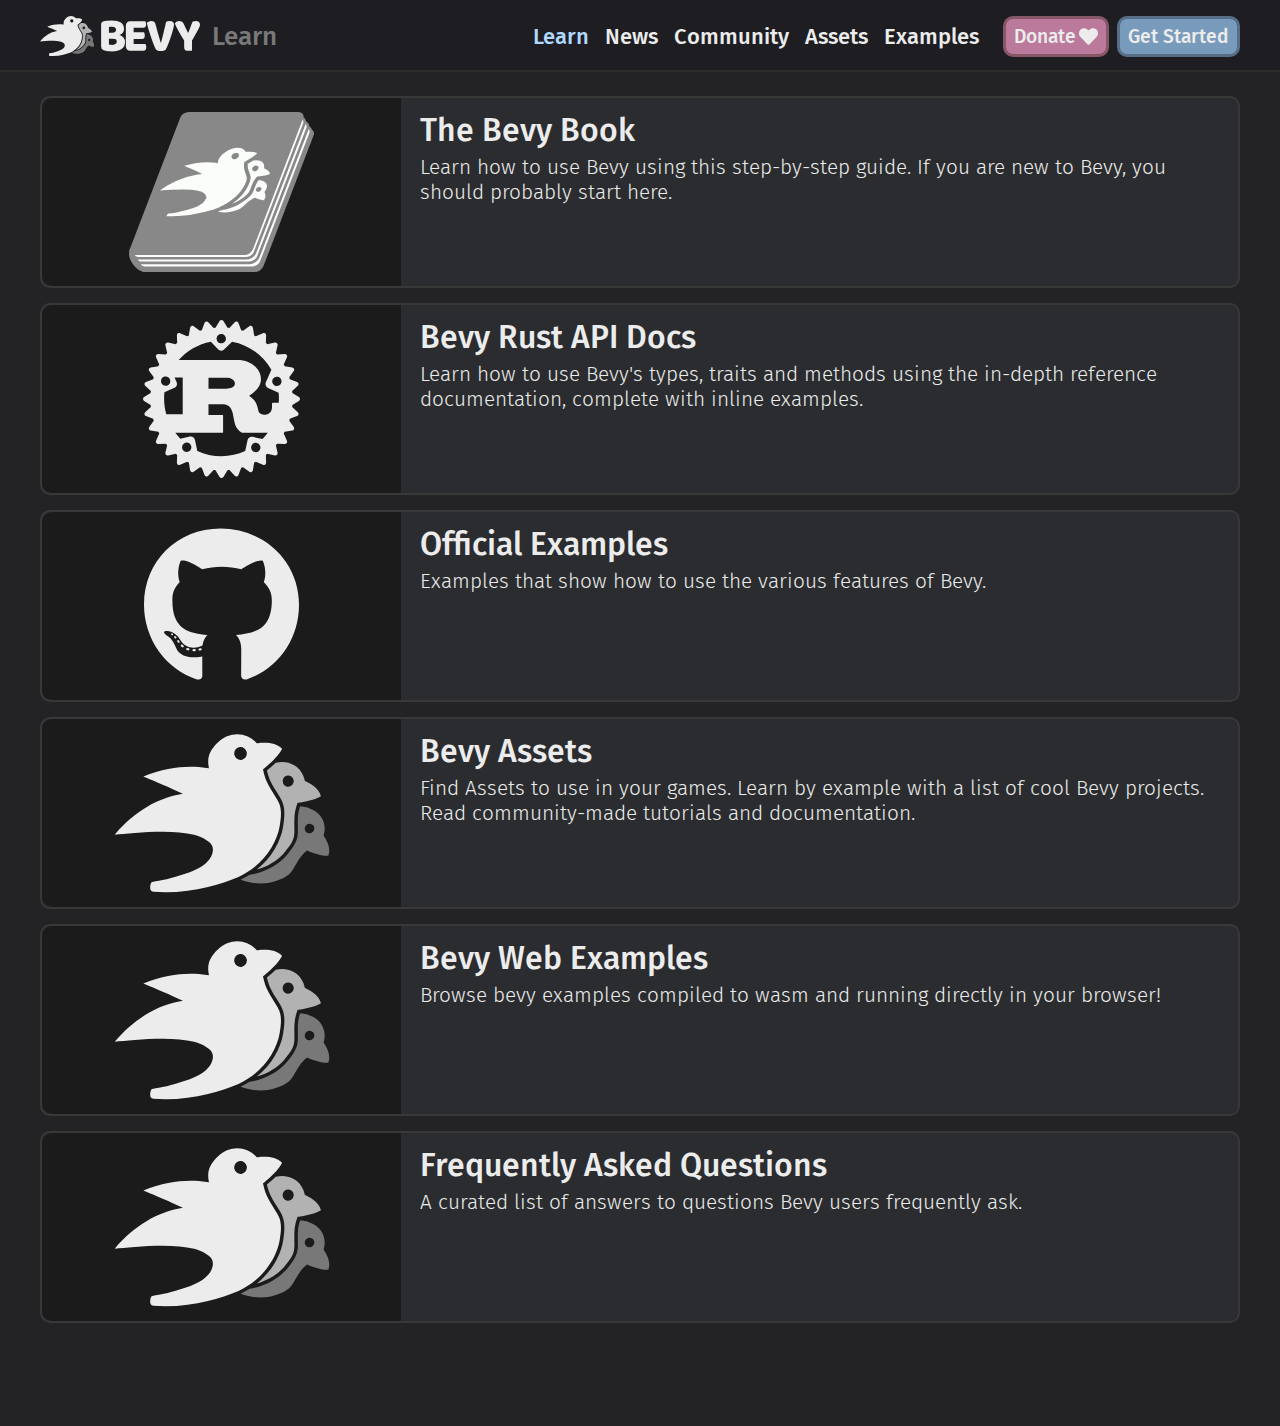
<file: learn/index.html>
<!doctype html>
<html lang="en">
    <head>
        <meta charset="UTF-8">
        <meta name='viewport' content="width=device-width, initial-scale=1" />
        <meta property="og:title" content="Bevy - Learn" />
        <meta property="og:type" content="website" />
        <meta property="og:url" content="https://bevyengine.org&#x2F;&#x2F;learn&#x2F;" />
        <meta property="og:image" content="https://bevyengine.org/assets/bevy_logo_fill.png" />
        <meta property="og:description" content="Bevy is a refreshingly simple data-driven game engine built in Rust. It is free and open-source forever!" />
        <link rel="shortcut icon" type="image/png" href="/assets/favicon.png">
        <link rel="stylesheet" href="/site.css" />
        <link href="/atom.xml" rel="alternate" type="application/atom+xml" />
        <title>Bevy - Learn</title>
         
    </head>
    <body>
        <div class="layout">
            <input id="mobile-menu-state" class="hidden" type="checkbox">
            <header class="layout__header header" data-mobile-menu-state-container>
                <div class="header__content">
                    <label class="main-menu-backdrop" for="mobile-menu-state"></label>
                    <label class="header__hamburger button-square button-square--header" for="mobile-menu-state">
                        <img src="/assets/icon-hamburger.svg">
                    </label>
                    <div class="header__left-block">
                        <a class="header__logo" href="/">
                            <img class="logo logo--icon" src="/assets/bevy_icon_dark.svg" alt="Bevy Engine">
                            <img class="logo logo--full" src="/assets/bevy_logo_dark.svg" alt="Bevy Engine">
                        </a>
                        <div class="header__message">
                            
                                Learn
                            
                        </div>
                    </div>
                    
                    <nav class="header__menu main-menu " role="navigation" data-page-menu-switch-state-container>
                        <div class="main-menu__header">
                            <a href="/">
                                <img class="logo" src="/assets/bevy_logo_dark.svg" alt="Bevy Engine">
                            </a>
                            <label class="button-square button-square--header" for="mobile-menu-state">
                                <img src="/assets/icon-times.svg">
                            </label>
                        </div>
                        
                        <div class="main-menu__content">
                            <div class="main-menu__page-menu">
                                
                            </div>
                            <ul class="main-menu__menu">
                                
    
    

    
        
    

    
    
    

    
        
    

    <li class="main-menu__entry">
        <a href="&#x2F;learn" class="main-menu__link main-menu__link--active">
            <span>Learn</span>
        </a>
    </li>

                                
    
    

    
        
    

    
    
    

    

    <li class="main-menu__entry">
        <a href="&#x2F;news" class="main-menu__link">
            <span>News</span>
        </a>
    </li>

                                
    
    

    
        
    

    
    
    

    

    <li class="main-menu__entry">
        <a href="&#x2F;community" class="main-menu__link">
            <span>Community</span>
        </a>
    </li>

                                
    
    

    
        
    

    
    
    

    

    <li class="main-menu__entry">
        <a href="&#x2F;assets" class="main-menu__link">
            <span>Assets</span>
        </a>
    </li>

                                
    
    

    
        
    

    
    
    

    

    <li class="main-menu__entry">
        <a href="&#x2F;examples" class="main-menu__link">
            <span>Examples</span>
        </a>
    </li>

                                
                            </ul>
                        </div>
                    </nav>
                    <div class="header__cta-container">
                        <a class="button button--pink header__cta" href="https://github.com/sponsors/cart">Donate <img class="button__icon" src="/assets/heart.svg" alt="heart icon"/></a>
                        <a class="button header__cta" href="/learn/book/getting-started/">Get Started</a>
                    </div>
                </div>
            </header>
            <main class="layout__content">
                <div class="container">
                    
<div class="padded-content">
  <a class="card" href="/learn/book/introduction">
    <div class="card-image">
      <img src="/assets/book.svg" class="centered-card-image" alt="Bevy book" />
    </div>
    <div class="card-text">
      <div class="card-title">
        The Bevy Book
      </div>
      <div class="card-description">
        Learn how to use Bevy using this step-by-step guide. If you are new to Bevy, you should probably start here.
      </div>
    </div>
  </a>
  <a class="card" href="https://docs.rs/bevy">
    <div class="card-image">
      <img src="/assets/rust-logo-light.svg" class="centered-card-image" alt="Rust logo" />
    </div>
    <div class="card-text">
      <div class="card-title">
        Bevy Rust API Docs
      </div>
      <div class="card-description">
        Learn how to use Bevy's types, traits and methods using the in-depth reference documentation, complete with inline examples.
      </div>
    </div>
  </a>
  <a class="card" href="https://github.com/bevyengine/bevy/tree/latest/examples#examples">
    <div class="card-image">
      <img src="/assets/github.svg" class="centered-card-image" alt="Github logo" />
    </div>
    <div class="card-text">
      <div class="card-title">
        Official Examples
      </div>
      <div class="card-description">
        Examples that show how to use the various features of Bevy.
      </div>
    </div>
  </a>
  <a class="card" href="/assets">
    <div class="card-image">
      <img src="/assets/bevy_icon_dark.svg" class="centered-card-image" alt="Bevy logo" />
    </div>
    <div class="card-text">
      <div class="card-title">
        Bevy Assets
      </div>
      <div class="card-description">
        Find Assets to use in your games. Learn by example with a list of cool Bevy projects. Read community-made
        tutorials and documentation.
      </div>
    </div>
  </a>
  <a class="card" href="/examples">
    <div class="card-image">
      <img src="/assets/bevy_icon_dark.svg" class="centered-card-image" alt="Bevy logo" />
    </div>
    <div class="card-text">
      <div class="card-title">
        Bevy Web Examples
      </div>
      <div class="card-description">
        Browse bevy examples compiled to wasm and running directly in your browser!
      </div>
    </div>
  </a>
  <a class="card" href="/faq">
    <div class="card-image">
      <img src="/assets/bevy_icon_dark.svg" class="centered-card-image" alt="Bevy logo" />
    </div>
    <div class="card-text">
      <div class="card-title">
        Frequently Asked Questions
      </div>
      <div class="card-description">
        A curated list of answers to questions Bevy users frequently ask.
      </div>
    </div>
  </a>
</div>

                </div>
            </main>
        </div>
    </body>
</html>
</file>
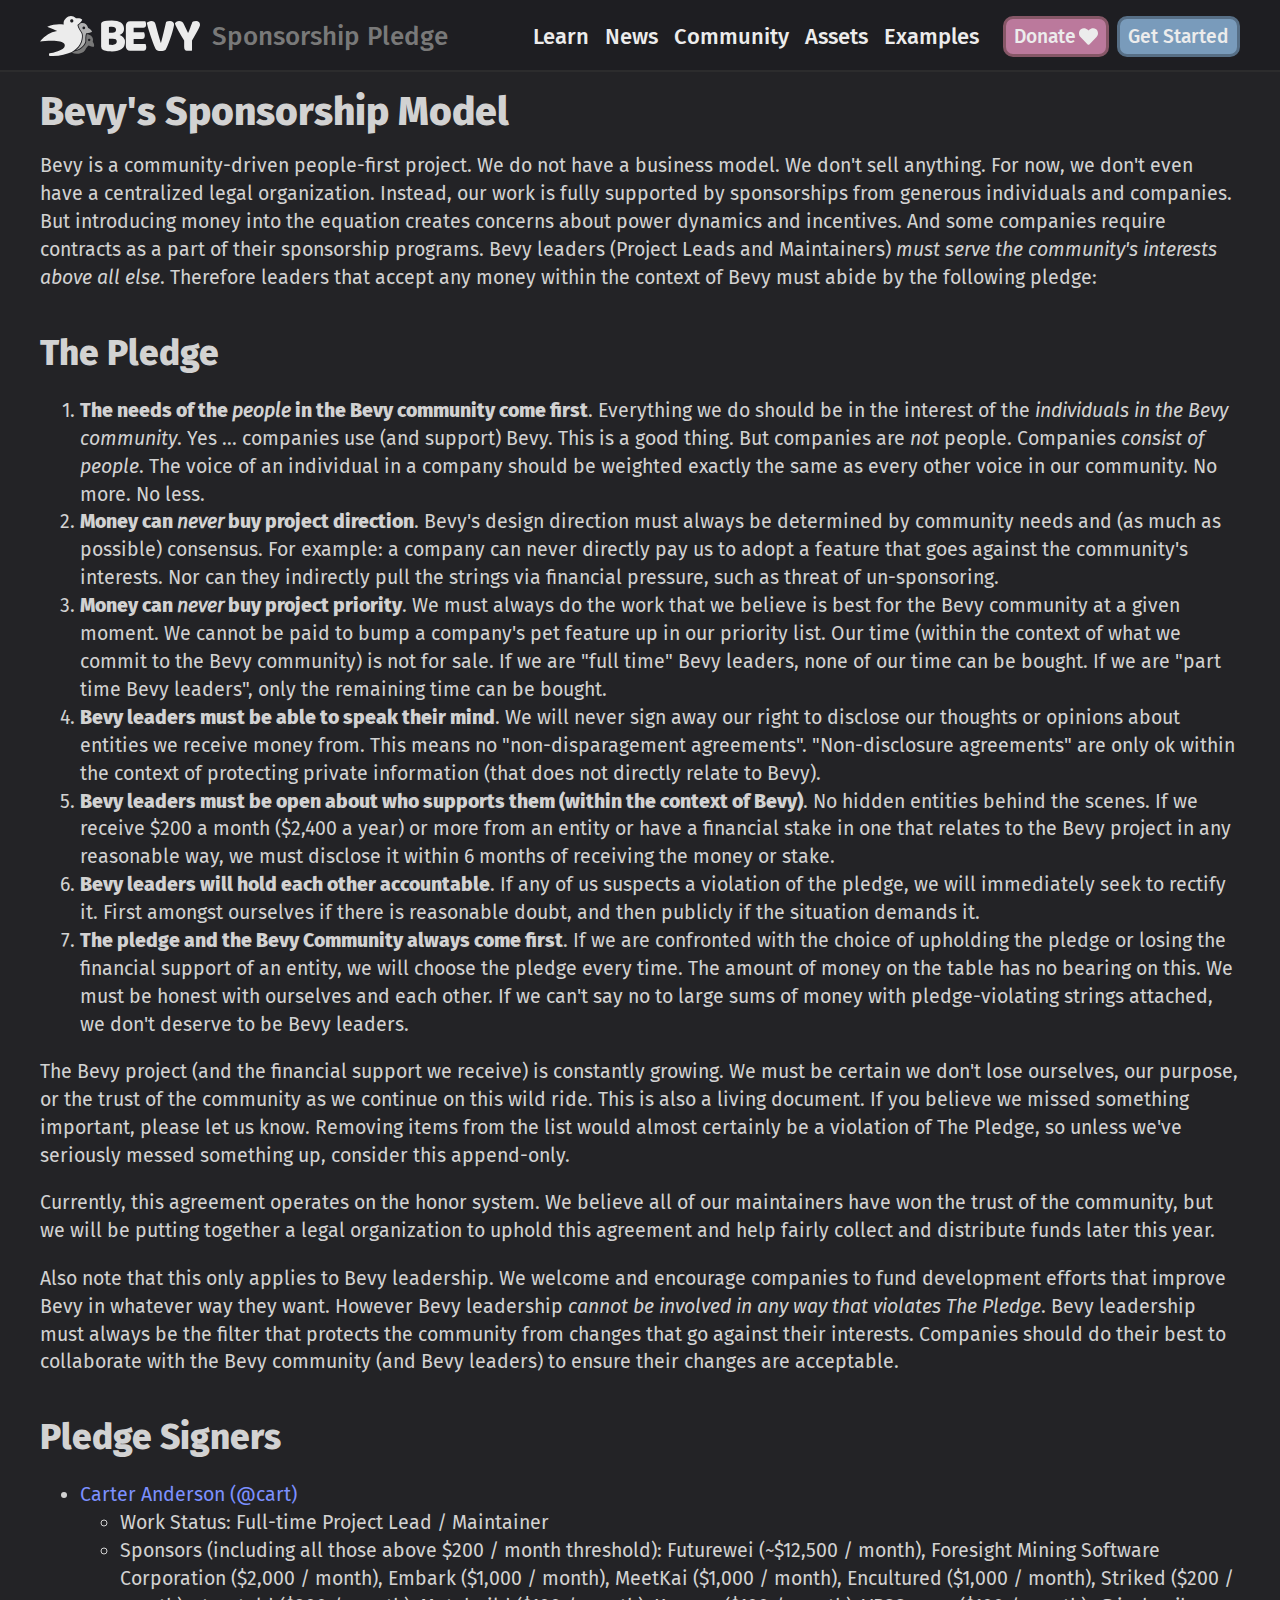
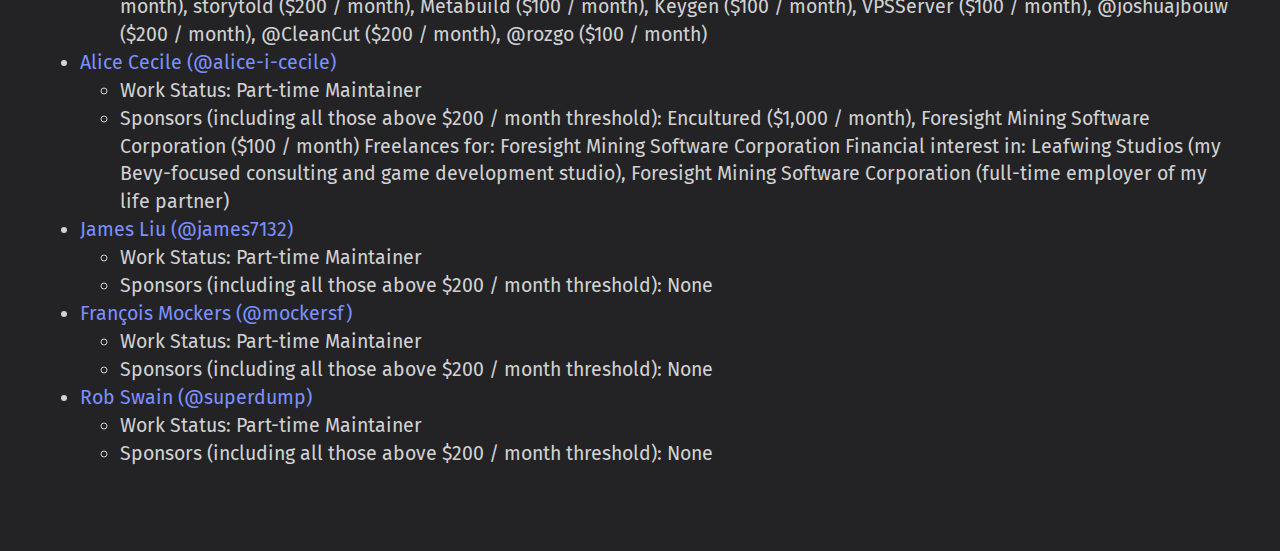
<file: sponsorship-pledge/index.html>
<!doctype html>
<html lang="en">
    <head>
        <meta charset="UTF-8">
        <meta name='viewport' content="width=device-width, initial-scale=1" />
        <meta property="og:title" content="Bevy - Sponsorship Pledge" />
        <meta property="og:type" content="website" />
        <meta property="og:url" content="https://bevyengine.org&#x2F;&#x2F;sponsorship-pledge&#x2F;" />
        <meta property="og:image" content="https://bevyengine.org/assets/bevy_logo_fill.png" />
        <meta property="og:description" content="Bevy is a refreshingly simple data-driven game engine built in Rust. It is free and open-source forever!" />
        <link rel="shortcut icon" type="image/png" href="/assets/favicon.png">
        <link rel="stylesheet" href="/site.css" />
        <link href="/atom.xml" rel="alternate" type="application/atom+xml" />
        <title>Bevy - Sponsorship Pledge</title>
         
    </head>
    <body>
        <div class="layout">
            <input id="mobile-menu-state" class="hidden" type="checkbox">
            <header class="layout__header header" data-mobile-menu-state-container>
                <div class="header__content">
                    <label class="main-menu-backdrop" for="mobile-menu-state"></label>
                    <label class="header__hamburger button-square button-square--header" for="mobile-menu-state">
                        <img src="/assets/icon-hamburger.svg">
                    </label>
                    <div class="header__left-block">
                        <a class="header__logo" href="/">
                            <img class="logo logo--icon" src="/assets/bevy_icon_dark.svg" alt="Bevy Engine">
                            <img class="logo logo--full" src="/assets/bevy_logo_dark.svg" alt="Bevy Engine">
                        </a>
                        <div class="header__message">
                            
                                Sponsorship Pledge
                            
                        </div>
                    </div>
                    
                    <nav class="header__menu main-menu " role="navigation" data-page-menu-switch-state-container>
                        <div class="main-menu__header">
                            <a href="/">
                                <img class="logo" src="/assets/bevy_logo_dark.svg" alt="Bevy Engine">
                            </a>
                            <label class="button-square button-square--header" for="mobile-menu-state">
                                <img src="/assets/icon-times.svg">
                            </label>
                        </div>
                        
                        <div class="main-menu__content">
                            <div class="main-menu__page-menu">
                                
                            </div>
                            <ul class="main-menu__menu">
                                
    
    

    
        
    

    
    
    

    

    <li class="main-menu__entry">
        <a href="&#x2F;learn" class="main-menu__link">
            <span>Learn</span>
        </a>
    </li>

                                
    
    

    
        
    

    
    
    

    

    <li class="main-menu__entry">
        <a href="&#x2F;news" class="main-menu__link">
            <span>News</span>
        </a>
    </li>

                                
    
    

    
        
    

    
    
    

    

    <li class="main-menu__entry">
        <a href="&#x2F;community" class="main-menu__link">
            <span>Community</span>
        </a>
    </li>

                                
    
    

    
        
    

    
    
    

    

    <li class="main-menu__entry">
        <a href="&#x2F;assets" class="main-menu__link">
            <span>Assets</span>
        </a>
    </li>

                                
    
    

    
        
    

    
    
    

    

    <li class="main-menu__entry">
        <a href="&#x2F;examples" class="main-menu__link">
            <span>Examples</span>
        </a>
    </li>

                                
                            </ul>
                        </div>
                    </nav>
                    <div class="header__cta-container">
                        <a class="button button--pink header__cta" href="https://github.com/sponsors/cart">Donate <img class="button__icon" src="/assets/heart.svg" alt="heart icon"/></a>
                        <a class="button header__cta" href="/learn/book/getting-started/">Get Started</a>
                    </div>
                </div>
            </header>
            <main class="layout__content">
                <div class="container">
                    
<div class="media-content">

    <h1>Bevy's Sponsorship Model</h1>

    Bevy is a community-driven people-first project. We do not have a business model. We don't sell anything. For now,
    we don't even have a centralized legal organization. Instead, our work is fully supported by sponsorships from
    generous individuals and companies. But introducing money into the equation creates concerns about power dynamics
    and incentives. And some companies require contracts as a part of their sponsorship programs. Bevy leaders (Project
    Leads and Maintainers) <i>must serve the community's interests above all else</i>. Therefore leaders that accept any
    money within the context of Bevy must abide by the following pledge:

    <h2>The Pledge</h2>

    <ol>
        <li>
            <b>The needs of the <i>people</i> in the Bevy community come first</b>. Everything we do should be in the
            interest of the <i>individuals in the Bevy community</i>. Yes ... companies use (and support) Bevy. This is
            a good thing. But companies are <i>not</i> people. Companies <i>consist of people</i>. The voice of an
            individual in a company should be weighted exactly the same as every other voice in our community. No more.
            No less.
        </li>
        <li>
            <b>Money can <i>never</i> buy project direction</b>. Bevy's design direction must always be determined by
            community needs and (as much as possible) consensus. For example: a company can never directly pay us to
            adopt a feature that goes against the community's interests. Nor can they indirectly pull the strings via
            financial pressure, such as threat of un-sponsoring.
        </li>
        <li>
            <b>Money can <i>never</i> buy project priority</b>. We must always do the work that we believe is best for
            the Bevy community at a given moment. We cannot be paid to bump a company's pet feature up in our priority
            list. Our time (within the context of what we commit to the Bevy community) is not for sale. If we are "full
            time" Bevy leaders, none of our time can be bought. If we are "part time Bevy leaders", only the remaining
            time can be bought.
        </li>
        <li>
            <b>Bevy leaders must be able to speak their mind</b>. We will never sign away our right to disclose our
            thoughts or opinions about entities we receive money from. This means no "non-disparagement agreements".
            "Non-disclosure agreements" are only ok within the context of protecting private information (that does not
            directly relate to Bevy).
        </li>
        <li>
            <b>Bevy leaders must be open about who supports them (within the context of Bevy)</b>. No hidden entities
            behind the scenes. If we receive $200 a month ($2,400 a year) or more from an entity or have a financial
            stake in one that
            relates to the Bevy project in any reasonable way, we must disclose it within 6 months of receiving the
            money or stake.
        </li>
        <li>
            <b>Bevy leaders will hold each other accountable</b>. If any of us suspects a violation of the pledge, we
            will immediately seek to rectify it. First amongst ourselves if there is reasonable doubt, and then publicly
            if the situation demands it.
        </li>
        <li>
            <b>The pledge and the Bevy Community always come first</b>. If we are confronted with the choice of
            upholding the pledge or losing the financial support of an entity, we will choose the pledge every time. The
            amount of money on the table has no bearing on this. We must be honest with ourselves and each other. If we
            can't say no to large sums of money with pledge-violating strings attached, we don't deserve to be Bevy
            leaders.
        </li>
    </ol>

    <p>
        The Bevy project (and the financial support we receive) is constantly growing. We must be certain we don't lose
        ourselves, our purpose, or the trust of the community as we continue on this wild ride. This is also a living
        document. If you believe we missed something important, please let us know. Removing items from the list would
        almost certainly be a violation of The Pledge, so unless we've seriously messed something up, consider this
        append-only.
    </p>

    <p>
        Currently, this agreement operates on the honor system. We believe all of our maintainers have won the trust of
        the community, but we will be putting together a legal organization to uphold this agreement and help fairly
        collect and distribute funds later this year.
    </p>

    <p>
        Also note that this only applies to Bevy leadership. We welcome and encourage companies to fund development
        efforts that improve Bevy in whatever way they want. However Bevy leadership <i>cannot be involved in any way
            that violates The Pledge</i>. Bevy leadership must always be the filter that protects the community from
        changes that go against their interests. Companies should do their best to collaborate with the Bevy community
        (and Bevy leaders) to ensure their changes are acceptable.
    </p>

    <h2>Pledge Signers</h2>
    <ul>
        <li>
            <a href="https://github.com/sponsors/cart">Carter Anderson (@cart)</a>
            <ul>
                <li>Work Status: Full-time Project Lead / Maintainer</li>
                <li>Sponsors (including all those above $200 / month threshold): Futurewei (~$12,500 / month), Foresight
                    Mining Software Corporation
                    ($2,000 / month), Embark ($1,000 / month), MeetKai ($1,000 / month), Encultured ($1,000 / month),
                    Striked ($200 / month), storytold ($200 / month), Metabuild ($100 / month), Keygen ($100 / month),
                    VPSServer ($100 / month), @joshuajbouw ($200 / month), @CleanCut ($200 / month), @rozgo ($100 /
                    month)</li>
            </ul>
        </li>
        <li>
            <a href="https://github.com/sponsors/alice-i-cecile">Alice Cecile (@alice-i-cecile)</a>
            <ul>
                <li>Work Status: Part-time Maintainer</li>
                <li>Sponsors (including all those above $200 / month threshold): Encultured ($1,000 / month), Foresight
                    Mining Software Corporation ($100 / month)
                    Freelances for: Foresight Mining Software Corporation
                    Financial interest in: Leafwing Studios (my Bevy-focused consulting and game development studio),
                    Foresight Mining Software Corporation (full-time employer of my life partner)
                </li>
            </ul>
        </li>
        <li>
            <a href="https://github.com/sponsors/james7132">James Liu (@james7132)</a>
            <ul>
                <li>Work Status: Part-time Maintainer</li>
                <li>Sponsors (including all those above $200 / month threshold): None</li>
            </ul>
        </li>
        <li>
            <a href="https://github.com/sponsors/mockersf">François Mockers (@mockersf)</a>
            <ul>
                <li>Work Status: Part-time Maintainer</li>
                <li>Sponsors (including all those above $200 / month threshold): None</li>
            </ul>
        </li>
        <li>
            <a href="https://github.com/superdump">Rob Swain (@superdump)</a>
            <ul>
                <li>Work Status: Part-time Maintainer</li>
                <li>Sponsors (including all those above $200 / month threshold): None</li>
            </ul>
        </li>
    </ul>
</div>

                </div>
            </main>
        </div>
    </body>
</html>
</file>
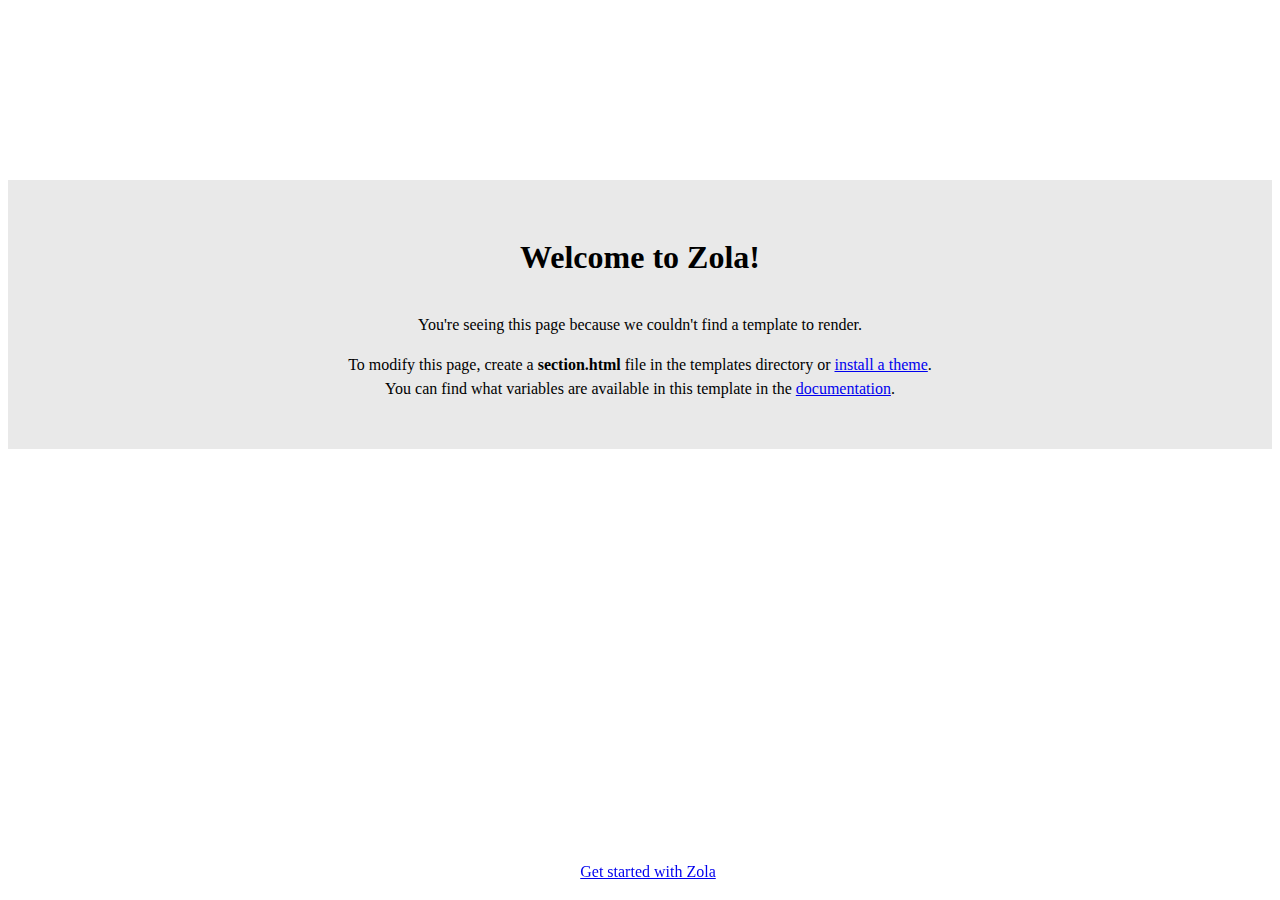
<file: assets/apps/index.html>
<html>
    <head>
        <title>Zola</title>
    </head>
    <body>
        <div class="container">
            <h1>Welcome to Zola!</h1>
            <p>
                You're seeing this page because we couldn't find a template to render.
            </p>
            <p>
                To modify this page, create a <b>section.html</b> file in the templates directory or
                <a href="https://www.getzola.org/documentation/themes/installing-and-using-themes/" target="_blank">install a theme</a>.
                <br>
                You can find what variables are available in this template in the <a href="https:&#x2F;&#x2F;www.getzola.org&#x2F;documentation&#x2F;templates&#x2F;pages-sections&#x2F;#section-variables" target="_blank">documentation</a>.
            </p>
        </div>
        <footer>
            <a href="https://www.getzola.org/documentation/getting-started/cli-usage/" target="_blank">Get started with Zola</a>
        </footer>
        <style>
            html {
                line-height: 1.5;
            }
            h1 {
                margin-bottom: 2rem;
            }
            .container {
                font-family: "sans-serif";
                text-align: center;
                margin-top: 20vh;
                padding: 2rem;
                background: #e9e9e9;
            }
            footer {
                position: fixed;
                width: 100%;
                bottom: 1rem;
                text-align: center;
            }
        </style>
    </body>
</html>
</file>
<file: site.css>
:root{--header-height: 60px;--scroll-padding-top: calc(var(--header-height) + 16px)}@media (min-width: 992px){:root{--header-height: 72px}}@font-face{font-family:'Fira Mono';font-style:normal;font-weight:400;src:url("../fonts/fira-mono-v8-latin-regular.eot");src:local("Fira Mono Regular"),local("FiraMono-Regular"),url("../fonts/fira-mono-v8-latin-regular.eot?#iefix") format("embedded-opentype"),url("../fonts/fira-mono-v8-latin-regular.woff2") format("woff2"),url("../fonts/fira-mono-v8-latin-regular.woff") format("woff"),url("../fonts/fira-mono-v8-latin-regular.ttf") format("truetype"),url("../fonts/fira-mono-v8-latin-regular.svg#FiraMono") format("svg")}@font-face{font-family:'Fira Sans';font-style:normal;font-weight:300;src:url("/assets/fonts/fira-sans-v10-latin-300.eot");src:local("Fira Sans Light"),local("FiraSans-Light"),url("/assets/fonts/fira-sans-v10-latin-300.eot?#iefix") format("embedded-opentype"),url("/assets/fonts/fira-sans-v10-latin-300.woff2") format("woff2"),url("/assets/fonts/fira-sans-v10-latin-300.woff") format("woff"),url("/assets/fonts/fira-sans-v10-latin-300.ttf") format("truetype"),url("/assets/fonts/fira-sans-v10-latin-300.svg#FiraSans") format("svg")}@font-face{font-family:'Fira Sans';font-style:normal;font-weight:400;src:url("/assets/fonts/fira-sans-v10-latin-regular.eot");src:local("Fira Sans Regular"),local("FiraSans-Regular"),url("/assets/fonts/fira-sans-v10-latin-regular.eot?#iefix") format("embedded-opentype"),url("/assets/fonts/fira-sans-v10-latin-regular.woff2") format("woff2"),url("/assets/fonts/fira-sans-v10-latin-regular.woff") format("woff"),url("/assets/fonts/fira-sans-v10-latin-regular.ttf") format("truetype"),url("/assets/fonts/fira-sans-v10-latin-regular.svg#FiraSans") format("svg")}@font-face{font-family:'Fira Sans';font-style:italic;font-weight:400;src:url("/assets/fonts/fira-sans-v10-latin-italic.eot");src:local("Fira Sans Italic"),local("FiraSans-Italic"),url("/assets/fonts/fira-sans-v10-latin-italic.eot?#iefix") format("embedded-opentype"),url("/assets/fonts/fira-sans-v10-latin-italic.woff2") format("woff2"),url("/assets/fonts/fira-sans-v10-latin-italic.woff") format("woff"),url("/assets/fonts/fira-sans-v10-latin-italic.ttf") format("truetype"),url("/assets/fonts/fira-sans-v10-latin-italic.svg#FiraSans") format("svg")}@font-face{font-family:'Fira Sans';font-style:normal;font-weight:500;src:url("/assets/fonts/fira-sans-v10-latin-500.eot");src:local("Fira Sans Medium"),local("FiraSans-Medium"),url("/assets/fonts/fira-sans-v10-latin-500.eot?#iefix") format("embedded-opentype"),url("/assets/fonts/fira-sans-v10-latin-500.woff2") format("woff2"),url("/assets/fonts/fira-sans-v10-latin-500.woff") format("woff"),url("/assets/fonts/fira-sans-v10-latin-500.ttf") format("truetype"),url("/assets/fonts/fira-sans-v10-latin-500.svg#FiraSans") format("svg")}@font-face{font-family:'Fira Sans';font-style:normal;font-weight:800;src:url("/assets/fonts/fira-sans-v10-latin-800.eot");src:local("Fira Sans ExtraBold"),local("FiraSans-ExtraBold"),url("/assets/fonts/fira-sans-v10-latin-800.eot?#iefix") format("embedded-opentype"),url("/assets/fonts/fira-sans-v10-latin-800.woff2") format("woff2"),url("/assets/fonts/fira-sans-v10-latin-800.woff") format("woff"),url("/assets/fonts/fira-sans-v10-latin-800.ttf") format("truetype"),url("/assets/fonts/fira-sans-v10-latin-800.svg#FiraSans") format("svg")}html{color:#ececec;color-scheme:dark;font-family:'Fira Sans', sans-serif;font-size:.875rem;background-color:#1e1e22;scroll-padding-top:var(--scroll-padding-top)}html *{box-sizing:border-box;-webkit-tap-highlight-color:transparent;outline:none}@media (min-width: 768px){html{font-size:1rem}}body{padding:0;margin:0}.hidden{display:none}*:focus-visible{border-radius:5px;outline:solid #b1d9ff 3px}.section{display:block;font-size:1.4rem;overflow-x:hidden}.padded-content{padding:16px 0}@media (min-width: 992px){.padded-content{padding:24px 0}}.warning{color:#c8c864}.anchor-link,.anchor-link:focus,.anchor-link:hover,.anchor-link:active,.anchor-link:hover,.anchor-link:link,.anchor-link:visited{margin-left:0.3rem;color:#505050;text-shadow:none;font-weight:500}.bevy-instance{position:relative}.bevy-instance__progress-status{display:flex;flex-direction:column;position:absolute;bottom:50%;left:50%;width:250px;transform:translateX(-50%)}.bevy-instance__progress-status:empty{display:none}.bevy-instance__progress-file{margin-bottom:4px;font-weight:normal;text-shadow:1px 1px 1px #000;font-size:0.85rem;word-break:break-all}.bevy-instance__progress-track{width:100%;height:4px;border-radius:4px;background-color:#555}.bevy-instance__progress-track:not(:last-child){margin-bottom:2px}.bevy-instance__progress-bar{height:4px;min-width:4px;background-color:#799bbb;border-radius:4px;width:0px}.bevy-instance__progress-bar--indeterminate{background-image:linear-gradient(131deg, #799bbb 25%, #597899 25%, #597899 50%, #799bbb 50%, #799bbb 75%, #597899 75%, #597899 100%);background-size:26.50px 30.49px;animation-duration:1s;animation-fill-mode:forwards;animation-iteration-count:infinite;animation-name:bg-animation;animation-timing-function:linear}@keyframes bg-animation{0%{background-position:0px 0}100%{background-position:-26.5px 0}}.bevy-instance__canvas{width:100% !important;height:auto !important;border-radius:10px;background:#2b2c2f}.book-footer{--book-footer-gap: 12px;margin:32px 0}@media (min-width: 768px){.book-footer{--book-footer-gap: 20px}}.book-footer__nav{display:grid;gap:var(--book-footer-gap);padding:var(--book-footer-gap) 0;grid-template-columns:1fr;grid-template-areas:'next' 'prev'}@media (min-width: 768px){.book-footer__nav{grid-template-columns:1fr 1fr;grid-template-areas:'prev next'}}.book-footer__link{display:flex;border:2px solid #2f3033;border-radius:8px;padding:16px 8px}.book-footer__link,.book-footer__link:focus,.book-footer__link:hover,.book-footer__link:active .book-footer__link:link,.book-footer__link:visited{text-decoration:none;color:#9b9b9d}.book-footer__link:hover{background-color:rgba(236,236,236,0.01);color:#ececec}.book-footer__link:hover .book-footer__dir{color:#999}.book-footer__link--prev{grid-area:prev;flex-direction:row-reverse;padding-left:16px}.book-footer__link--prev .book-footer__label{padding:0 8px 0 12px}.book-footer__link--next{grid-area:next;text-align:right;padding-right:16px}.book-footer__link--next .book-footer__label{padding:0 12px 0 8px}.book-footer__label{flex-grow:1;font-size:1.125rem;line-height:1.3}.book-footer__dir{margin-bottom:4px;color:#666;text-transform:uppercase;font-size:0.8rem;line-height:1;letter-spacing:0.1em}.book-footer__chevron{align-self:center}.book-footer__edit-wrapper{border-top:2px solid #2f3033;text-align:center;padding-top:var(--book-footer-gap)}.book-footer__edit{display:inline-flex;align-items:center;padding:8px;font-size:0.9rem}.book-footer__edit,.book-footer__edit:focus,.book-footer__edit:hover,.book-footer__edit:active .book-footer__edit:link,.book-footer__edit:visited{text-decoration:none;color:#555}.book-footer__edit:hover{color:#aaa}.book-footer__edit .icon{margin-right:4px}.button-square{display:flex;align-items:center;justify-content:center;position:relative;cursor:pointer}.button-square:hover:before{content:'';position:absolute;top:8px;right:8px;bottom:8px;left:8px;background-color:rgba(236,236,236,0.05);border-radius:10px}.button-square--header{width:calc(var(--header-height) - 8px);height:var(--header-height)}.button{display:inline-flex;align-items:center;background-color:#799bbb;border:3px solid #576f86;padding:6px 8px;border-radius:10px;font-size:1.2rem;font-weight:500;transition:transform 100ms}.button:hover{background-color:#6f93b6}.button:active{transform:translateY(2px)}.button,.button:hover,.button:visited{color:#ececec;text-decoration:none}.button__icon{height:1.1em;vertical-align:middle;margin-left:0.2em;font-size:0.9em}.button--pink{background-color:#bb799c;border-color:#865767}.button--pink:hover{background-color:#b66f95}.card{display:block;flex-direction:left;overflow:hidden;height:12rem;border-radius:10px;background-color:#2b2c2f;margin-bottom:15px;font-style:normal;text-decoration:none;border:2px solid #383838;position:relative}.card:hover{background-color:#2f3033;border:2px solid #6b6b6b}.card-profile-picture{position:absolute;right:0px;top:0px;height:2.0em;width:2.0em;border-radius:0px 10px 0px 10px;overflow:hidden;display:flex}.card-social-icon{position:relative;top:0.2rem;width:1rem;height:1rem}.card-sponsor-icon{fill:#bb799c}.card-image{width:30%;overflow:hidden;object-fit:cover;display:flex;background-color:#1b1b1b;border-top-left-radius:10px;border-bottom-left-radius:10px;align-content:center;justify-content:center;float:left;height:100%;margin-right:0px}.centered-card-image{display:block;align-self:center;height:85%;max-width:85%;border-radius:10px}.card-text{padding-top:0.8rem;padding-bottom:0.8rem;padding-left:1.2rem;padding-right:1.2rem;overflow:hidden;text-overflow:ellipsis}.card-text-dense{line-height:1.0rem}.card-subtitle{display:block;font-weight:200;font-size:1.4rem;font-style:italic;color:#8f8f8f;text-decoration:none}.card-description{display:block;position:relative;font-weight:300;font-size:1.3rem;color:#ececec;text-decoration:none;margin-top:0.4rem;overflow:hidden;text-overflow:ellipsis;height:100px}.card-title{display:block;font-weight:500;font-size:2.0rem;color:#ececec;font-style:normal;text-decoration:none}.card-image-default{display:flex;height:100%;margin-left:auto;margin-right:auto;align-items:center}.card-dense{padding:0.8rem}.container{--container-padding: 8px;width:100%;max-width:calc(1200px + var(--container-padding) * 2);margin:0 auto;padding:0 var(--container-padding)}@media (min-width: 992px){.container{--container-padding: 16px}}.example{padding:0 16px}.example__header{display:grid;gap:8px;margin:16px 0 8px;align-items:baseline;grid-template-columns:1fr 1fr;grid-template-areas:'title title' 'back  github'}@media (min-width: 768px){.example__header{margin:24px 0 8px;grid-template-areas:'back title github';grid-template-columns:150px 1fr 150px}}.example__title{grid-area:title;margin:0;font-size:1.75rem;text-align:center}.example__back,.example__github{font-size:1rem}.example__back,.example__back:focus,.example__back:hover,.example__back:active .example__back:link,.example__back:visited,.example__github,.example__github:focus,.example__github:hover,.example__back:active .example__github:link,.example__github:visited,.example__github:active .example__back:link,.example__github:active .example__github:link{text-decoration:none;color:#aaa}.example__back:hover,.example__github:hover{color:#ececec}.example__back{grid-area:back}.example__github{grid-area:github;text-align:right}.header{padding-right:8px}@media (min-width: 992px){.header{padding:0 16px}}.header__content{width:100%;max-width:1200px;height:var(--header-height);display:flex;align-items:center;justify-content:space-between;margin:0 auto}.header__hamburger{flex-shrink:0}@media (min-width: 992px){.header__hamburger{display:none}}.header__left-block{display:flex;align-items:center;margin-right:auto}.header__logo{display:flex;align-items:center}.header__message{display:none;font-size:1.4rem;font-weight:500;color:#797979;margin-left:12px}@media (min-width: 550px){.header__message{display:block}}@media (min-width: 1200px){.header__message{font-size:1.625rem}}.header__message:empty{display:none}.header__cta-container{display:flex;margin-left:16px}.header__cta{flex-shrink:0}.header__cta:not(:last-child){margin-right:8px}.icon{--icon-height: 1.2em;display:inline-block;background-color:currentColor;vertical-align:text-bottom;-webkit-mask-repeat:no-repeat;mask-repeat:no-repeat;-webkit-mask-size:contain;mask-size:contain;-webkit-mask-position:center;mask-position:center}.icon--chevron-down{height:var(--icon-height);width:calc(var(--icon-height) * .625);-webkit-mask-image:url("/assets/icon-chevron-down.svg");mask-image:url("/assets/icon-chevron-down.svg")}.icon--chevron-left{height:var(--icon-height);width:calc(var(--icon-height) * .375);-webkit-mask-image:url("/assets/icon-chevron-left.svg");mask-image:url("/assets/icon-chevron-left.svg")}.icon--chevron-right{height:var(--icon-height);width:calc(var(--icon-height) * .375);-webkit-mask-image:url("/assets/icon-chevron-right.svg");mask-image:url("/assets/icon-chevron-right.svg")}.icon--github{height:var(--icon-height);width:calc(var(--icon-height) * 1);-webkit-mask-image:url("/assets/icon-github.svg");mask-image:url("/assets/icon-github.svg")}.icon--pencil{height:var(--icon-height);width:calc(var(--icon-height) * .79167);-webkit-mask-image:url("/assets/icon-pencil.svg");mask-image:url("/assets/icon-pencil.svg")}.icon--times{height:var(--icon-height);width:calc(var(--icon-height) * .66667);-webkit-mask-image:url("/assets/icon-times.svg");mask-image:url("/assets/icon-times.svg")}.item-grid{display:grid;grid-template-columns:repeat(auto-fill, minmax(270px, 1fr));gap:16px}.layout{min-height:100vh;display:flex;flex-direction:column}.layout__header{position:fixed;top:0px;width:100%;height:var(--header-height);background-color:#1e1e22;border-bottom:2px solid #2c2c2d;z-index:800}.layout__content{width:100%;padding-top:var(--header-height);padding-bottom:64px;flex-grow:1;background-color:#232326}#mobile-menu-state:checked+[data-mobile-menu-state-container] .layout{height:100%;overflow:hidden}.logo{height:28px}@media (min-width: 992px){.logo{height:40px}}@media (min-width: 440px){.logo--icon{display:none}}.logo--full{display:none}@media (min-width: 440px){.logo--full{display:block}}.main-menu-backdrop{visibility:hidden;position:fixed;top:0px;left:0px;width:100%;height:100%;z-index:900;background-color:rgba(0,0,0,0.2);cursor:pointer;opacity:0.0;transition:opacity 500ms}#mobile-menu-state:checked+[data-mobile-menu-state-container] .main-menu-backdrop{visibility:visible;opacity:1.0}.main-menu__menu{display:flex;margin:0;padding:0}.main-menu__entry{list-style:none}.main-menu__link{display:flex;align-items:center;justify-content:center;position:relative;height:var(--header-height);font-size:1.375rem;font-weight:500;text-decoration:none}.main-menu__link,.main-menu__link:visited,.main-menu__link:active{color:#ececec}.main-menu__link:hover{color:#b1d9ff}.main-menu__link--active,.main-menu__link--active:visited,.main-menu__link--active:active{color:#b1d9ff}.main-menu__link:focus-visible{outline:none}.main-menu__link:focus-visible span{border-radius:5px;outline:solid #b1d9ff 3px}@media (max-width: 991px){.main-menu{--main-menu-switch-height: 0px;position:fixed;top:0px;left:-300px;width:300px;bottom:-60px;padding-bottom:60px;background-color:#1e1e22;z-index:1000;transform:translateX(0);opacity:0.0;transition:transform 250ms, opacity 250ms;box-shadow:0px 0px 16px rgba(0,0,0,0.3)}.main-menu--with-page-menu{--main-menu-switch-height: 56px}.main-menu--with-page-menu .main-menu__page-menu-switch{display:block}.main-menu__header{display:flex;align-items:center;justify-content:space-between;padding-left:8px;height:var(--header-height);background-color:#232326;border-bottom:2px solid #313131}.main-menu__header a{display:flex;align-items:center}.main-menu__page-menu-switch{display:none;padding:8px 8px 0 8px;height:var(--main-menu-switch-height)}.main-menu__content{position:relative;height:calc(100% - var(--header-height) - var(--main-menu-switch-height));overflow-x:hidden}.main-menu__menu,.main-menu__page-menu{overflow-y:auto;height:100%;position:absolute;top:0px;bottom:0px;left:0px;right:0px;transition:transform 250ms}.main-menu__menu{display:flex;flex-direction:column;padding:8px;transform:translateX(0px)}.main-menu__page-menu{margin:0;padding:8px;transform:translateX(300px)}.main-menu__link:hover{background-color:rgba(236,236,236,0.05);border-radius:10px}}@media (max-width: 991px){#mobile-menu-state:checked+[data-mobile-menu-state-container] .main-menu{transform:translateX(300px);opacity:1.0}#page-menu-switch-state:checked+[data-page-menu-switch-state-container] .main-menu__menu{transform:translateX(-300px)}#page-menu-switch-state:checked+[data-page-menu-switch-state-container] .main-menu__page-menu{transform:translateX(0px)}}@media (min-width: 992px){.main-menu__header,.main-menu__page-menu-switch,.main-menu__page-menu{display:none}.main-menu__link{display:flex;align-items:center;justify-content:center;padding:0 8px;height:var(--header-height);font-size:1.375rem;font-weight:500;text-decoration:none}}.menu-switch{position:relative;display:grid;grid-template-columns:1fr 1fr;gap:4px;border-radius:40px;background-color:rgba(236,236,236,0.05);padding:4px;height:40px;cursor:pointer;user-select:none}.menu-switch::before{content:'';position:absolute;top:4px;left:4px;height:32px;width:calc(50% - 8px);border-radius:32px;background-color:#1e1e22;z-index:0;transition:transform 250ms}.menu-switch__option{display:flex;align-items:center;justify-content:center;position:relative;height:32px;border-radius:32px;z-index:1}.menu-switch__option--main-menu{opacity:1.0}.menu-switch__option--page-menu{opacity:0.5}#page-menu-switch-state:checked+[data-page-menu-switch-state-container] .menu-switch::before{transform:translateX(calc(100% + 8px))}#page-menu-switch-state:checked+[data-page-menu-switch-state-container] .menu-switch__option--main-menu{opacity:0.5}#page-menu-switch-state:checked+[data-page-menu-switch-state-container] .menu-switch__option--page-menu{opacity:1.0}.page-with-menu{display:grid;grid-gap:24px;grid-template-columns:1fr;grid-template-areas:'content';margin-top:12px}@media (min-width: 992px){.page-with-menu{margin-top:24px;grid-template-columns:250px 1fr;grid-template-areas:'menu content'}}.page-with-menu__menu-wrapper{grid-area:menu;display:none;position:relative}@media (min-width: 992px){.page-with-menu__menu-wrapper{display:block}}.page-with-menu__menu{scrollbar-width:thin;scrollbar-color:rgba(236,236,236,0.2) transparent;position:sticky;top:calc(var(--header-height) + 24px);height:calc(100vh - var(--header-height) - 24px);overflow-y:auto;padding-bottom:24px}.page-with-menu__menu::-webkit-scrollbar-track{background-color:transparent}.page-with-menu__menu::-webkit-scrollbar{width:4px;background-color:transparent}.page-with-menu__menu::-webkit-scrollbar-thumb{background-color:rgba(236,236,236,0.2);border-radius:4px}.page-with-menu__content{grid-area:content;overflow-x:hidden}.sponsors{width:100%;max-width:800px;margin:0 auto}.sponsors:not(:last-child){margin-bottom:56px}.sponsors__title{font-size:2.8rem;margin-bottom:-10px}.sponsors__amount{font-size:1.2rem}.sponsors__content{display:flex;flex-direction:column;justify-content:center;align-items:center;max-width:600px;margin:0 auto}@media (min-width: 992px){.sponsors__content{max-width:none;flex-direction:row;flex-wrap:wrap}}.sponsors__link{display:block;margin:0 0 16px}@media (min-width: 992px){.sponsors__link{margin:0 24px 24px}}.sponsors__logo{object-fit:contain}.sponsors--patron .sponsors__title{color:#ececec}.sponsors--patron .sponsors__amount{color:#ececec}.sponsors--patron .sponsors__logo{width:100%;max-height:190px}.sponsors--platinum .sponsors__title{color:#ececec}.sponsors--platinum .sponsors__amount{color:#ececec}.sponsors--platinum .sponsors__logo{width:100%;max-height:100px}.sponsors--silver .sponsors__title{color:#bbb}.sponsors--silver .sponsors__amount{color:#bbb}.sponsors--silver .sponsors__logo{width:100%;max-height:80px}.sponsors--bronze .sponsors__title{color:#9f7d6c}.sponsors--bronze .sponsors__amount{color:#9f7d6c}.sponsors--bronze .sponsors__logo{width:100%;max-height:60px}.z-code{color:#c0c5ce;background-color:#2b2c2f}div.incorrect{background-color:#542326;border-left:10px solid red;border-radius:10px}div.incorrect .z-code,div.incorrect .z-code code{background-color:#542326}.z-variable.z-parameter.z-function{color:#c0c5ce}.z-comment,.z-punctuation.z-definition.z-comment{color:#65737e}.z-punctuation.z-definition.z-string,.z-punctuation.z-definition.z-variable,.z-punctuation.z-definition.z-string,.z-punctuation.z-definition.z-parameters,.z-punctuation.z-definition.z-string,.z-punctuation.z-definition.z-array{color:#c0c5ce}.z-none{color:#c0c5ce}.z-keyword.z-operator{color:#c0c5ce}.z-keyword{color:#c594c5ff}.z-variable{color:#c0c5ce}.z-entity.z-name.z-function,.z-meta.z-require,.z-support.z-function.z-any-method{color:#6699ccff}.z-support.z-class,.z-entity.z-name.z-class,.z-entity.z-name.z-type.z-class{color:#dfc479}.z-meta.z-class{color:#eff1f5}.z-keyword.z-other.z-special-method{color:#8fa1b3}.z-storage{color:#b48ead}.z-support.z-function{color:#6699ccff}.z-string,.z-constant.z-other.z-symbol,.z-entity.z-other.z-inherited-class{color:#9fc37f}.z-none{color:#e79e6d}.z-constant{color:#e79e6d}.z-entity.z-name.z-tag{color:#e05a67}.z-entity.z-other.z-attribute-name{color:#d08770}.z-entity.z-other.z-attribute-name.z-id,.z-punctuation.z-definition.z-entity{color:#8fa1b3}.z-meta.z-selector{color:#b48ead}.z-markup.z-heading .z-punctuation.z-definition.z-heading,.z-entity.z-name.z-section{color:#8fa1b3}.z-keyword.z-other.z-unit{color:#e79e6d}.z-markup.z-bold,.z-punctuation.z-definition.z-bold{color:#dfc479;font-weight:bold}.z-markup.z-italic,.z-punctuation.z-definition.z-italic{color:#b48ead;font-style:italic}.z-markup.z-raw.z-inline{color:#a3be8c}.z-string.z-other.z-link{color:#bf616a}.z-meta.z-link{color:#e79e6d}.z-markup.z-list{color:#bf616a}.z-markup.z-quote{color:#e79e6d}.z-meta.z-separator{color:#c0c5ce;background-color:#4f5b66}.z-markup.z-inserted,.z-markup.z-inserted.z-git_gutter{color:#a3be8c}.z-markup.z-deleted,.z-markup.z-deleted.z-git_gutter{color:#bf616a}.z-markup.z-changed,.z-markup.z-changed.z-git_gutter{color:#b48ead}.z-markup.z-ignored,.z-markup.z-ignored.z-git_gutter{color:#4f5b66}.z-markup.z-untracked,.z-markup.z-untracked.z-git_gutter{color:#4f5b66}.z-constant.z-other.z-color{color:#96b5b4}.z-string.z-regexp{color:#96b5b4}.z-constant.z-character.z-escape{color:#96b5b4}.z-punctuation.z-section.z-embedded,.z-variable.z-interpolation{color:#ab7967}.z-invalid.z-illegal{color:#2b303b;background-color:#bf616a}.z-markup.z-deleted.z-git_gutter{color:#f92672}.z-markup.z-inserted.z-git_gutter{color:#a6e22e}.z-markup.z-changed.z-git_gutter{color:#967efb}.z-markup.z-ignored.z-git_gutter{color:#565656}.z-markup.z-untracked.z-git_gutter{color:#565656}.z-meta.z-generic.z-rust,.z-entity.z-name.z-struct.z-rust,.z-entity.z-name.z-impl.z-rust{color:#dfc479}.z-punctuation.z-definition.z-generic.z-rust{color:#c0c5ce}.z-storage.z-type.z-function,.z-keyword.z-operator.z-rust,.z-storage.z-type.z-struct.z-rust,.z-punctuation.z-accessor.z-rust,.z-storage.z-modifier.z-rust{color:#c594c5ff}.z-support.z-macro.z-rust{color:#6699ccff}.z-punctuation.z-definition.z-string{color:#9fc37f}.z-entity.z-name.z-trait.z-rust{color:#56b6c2}.z-meta.z-annotation.z-rust,.z-variable.z-annotation.z-rust{color:#d19a66}.z-meta.z-annotation.z-parameters.z-rust{color:#d1af8f}.z-meta.z-annotation.z-parameters.z-rust .z-begin,.z-meta.z-annotation.z-parameters.z-rust .z-end,.z-meta.z-annotation.z-parameters.z-rust .z-punctuation{color:#d19a66}.z-variable.z-function.z-shell,.z-support.z-function.z-shell{color:#6699ccff}.z-variable.z-parameter.z-option{color:#c594c5ff}.tree-menu{margin:0;padding:0;position:relative}.tree-menu__state{display:none}.tree-menu__item{list-style:none}.tree-menu__item>.tree-menu{display:none;padding-left:16px}.tree-menu__label{display:flex;border-radius:4px;margin-bottom:2px;opacity:0.6}.tree-menu__label:hover{opacity:1.0;background-color:rgba(236,236,236,0.1)}.tree-menu__label--with-chevron .tree-menu__link{padding-right:4px}.tree-menu__link{display:flex;align-items:center;flex-grow:1;padding:4px 16px;min-height:32px;text-decoration:none;line-height:1.25;font-size:1rem}.tree-menu__link,.tree-menu__link:focus,.tree-menu__link:active,.tree-menu__link:hover,.tree-menu__link:link,.tree-menu__link:visited{color:#ececec}.tree-menu__toggle{display:flex;align-items:center;justify-content:center;flex-shrink:0;width:44px;cursor:pointer;border-radius:4px;user-select:none}.tree-menu__toggle:hover{background-color:rgba(236,236,236,0.1)}.tree-menu__chevron{transition:transform 250ms;transform:rotate(-90deg)}.tree-menu__item--active>.tree-menu__label{background-color:rgba(236,236,236,0.1);opacity:1.0}.tree-menu__item--active>.tree-menu__label .tree-menu__link{color:#ececec}.tree-menu__state:checked+.tree-menu__item>.tree-menu__label .tree-menu__chevron{transform:rotate(0deg)}.tree-menu__state:checked+.tree-menu__item>.tree-menu{display:block}.asset-card{display:grid;grid-template-areas:"banner" "desc" "tags";text-decoration:none;overflow:hidden;border-radius:10px;background-color:#2b2c2f;color:#ececec;border:2px solid #383838}.asset-card:hover{background-color:#2f3033;border:2px solid #6b6b6b}.asset-card__banner{grid-area:banner;display:block;position:relative;aspect-ratio:16/9;align-self:start;background:linear-gradient(0deg, #2f3033 0%, #1b1b1b 100%)}.asset-card__banner img{width:100%;height:100%;display:block;object-fit:contain;background-color:#1b1b1b}.asset-card__title{position:absolute;width:100%;bottom:0;padding:.4rem;font-weight:bold;font-size:1.2rem;background-color:rgba(0,0,0,0.5)}.asset-card__description{overflow:hidden;display:-webkit-box;-webkit-line-clamp:3;-webkit-box-orient:vertical;grid-area:desc;padding:.4rem;font-size:1rem;overflow:ellipsis;height:4.2rem}.asset-card__small_description{overflow:hidden;display:-webkit-box;-webkit-line-clamp:3;-webkit-box-orient:vertical;grid-area:desc;padding:.2rem;font-size:0.9rem;overflow:ellipsis;height:100%;display:flex;flex-direction:column}.asset-card__tags{grid-area:tags;display:grid;grid-template-areas:"versions licenses";padding:.4rem;height:2.2rem}.asset-card__tag-icon{display:flex}.asset-card__tag-icon img,.asset-card__tag-icon svg{height:1.2rem;width:1.2rem;fill:#95959d}.asset-card__bevy-versions{grid-area:versions}.asset-card__licenses{grid-area:licenses;margin-left:auto;order:2}.asset-card__tag-list{display:flex;align-items:center;gap:.2em}.asset-card__tag{display:flex;justify-content:center;padding:.2em .4em;border-radius:.2em;font-size:.85em;background:#59595e}.asset-card__tag--supported{background-color:#6e6ef7}.community-icon{width:50% !important;max-width:7rem}.community-grid{display:grid;grid-template-columns:repeat(auto-fill, minmax(300px, 500px));justify-content:center;gap:1rem}.community-card{margin-bottom:0px}.people-section-description{margin-bottom:1.5rem}.people-role-descriptions{display:flex;flex-direction:column;gap:0.5rem}.people-role-description{display:block;flex-direction:row}.people-role-description-text{line-height:1.75rem}.people-card{height:14rem;margin-bottom:0px}.people-links{display:flex;flex-direction:row;gap:1rem}.people-roles{display:flex;flex-wrap:wrap;gap:0.3rem;margin-top:0.3rem;margin-bottom:0.4rem}.people-role{display:block;font-weight:400;font-size:0.8rem;padding-left:0.3rem;padding-right:0.3rem;padding-top:0.3rem;padding-bottom:0.3rem;line-height:1;border-radius:0.3rem;border-style:solid;border-width:1px}.people-role-top-level{float:left;font-size:1.0rem;margin-right:0.2rem}.people-role-project-lead{border-color:#c8c832;color:#c8c832}.people-role-maintainer{border-color:#f267ff;color:#f267ff}.people-role-sme{border-color:#50c832;color:#50c832}.assets .assets-intro{margin-bottom:20px}.assets .asset-section{font-size:2.4rem;margin:0 0 20px}.assets .asset-subsection{font-size:1.9rem;margin:0 0 16px}.assets .item-grid{margin-bottom:52px}.book-page{display:flex;width:100%;min-height:500px}.book-page-subtitle{font-size:1.3rem;font-weight:800;color:#999999;font-style:italic;vertical-align:middle}.book-content{position:relative;width:100%;min-width:0}.book-content h1{font-size:2.4rem;margin:0 0 16px}.book-content h2{font-size:1.8rem;margin-bottom:15px}.book-content h3{font-size:1.4rem;font-weight:500;margin-bottom:15px}.book-content p{margin-top:5px}.book-whats-a-bevy{background-color:#00000000 !important;height:2.4rem !important;border-radius:unset !important}.news-title{font-size:2.8rem;font-weight:800;margin-bottom:0px;margin-top:0px}.news-subtitle{margin-top:0px;font-size:1.22rem;font-weight:200;font-style:italic;color:#8f8f8f}.news-content img{border-radius:10px;max-width:100%}.news-content video{border-radius:10px;max-width:100%}.news-social-links{display:inline-block}.news-social-icon{height:1.3rem;vertical-align:middle}.news-social-link{font-size:1.1rem;color:#ececec}.release-feature-authors{margin-top:-1.0rem !important;font-style:italic;color:#8f8f8f}.news-image-subtitle{color:#8f8f8f;font-style:italic;font-size:1.0rem;margin-top:-0.5rem}.bevy-logo-header{display:block;margin:32px auto;width:100%;max-width:35rem}.bevy-description{text-align:center;margin-top:1.5rem;font-size:1.5rem;font-weight:500}.feature-list{margin-top:1.5rem;display:flex;justify-content:center;flex-wrap:wrap;margin-left:auto;margin-right:auto}.feature-container{display:flex;flex-wrap:wrap;justify-content:center}.feature-container-reverse{flex-wrap:wrap-reverse}.feature-title{font-size:2.1rem;margin-top:0;margin-bottom:0.3rem}.feature-description{font-size:1.3rem}.feature-image{height:24rem;background-color:#2b2c2f;border-radius:4rem;display:flex;align-items:center;justify-content:center;overflow:hidden;background-clip:padding-box}.feature-text{align-self:center}.feature-image,.feature-text{width:100%;max-width:535px;border-width:1.8rem;border-style:solid;border-color:transparent}@media (min-width: 768px){.feature-image,.feature-text{width:50%}}@media (min-width: 1200px){.feature-image,.feature-text{min-width:535px}}.feature-sublist{margin-top:0.5rem;margin-bottom:0.5rem;margin-left:0px;padding-left:2rem;font-size:1.22rem}.feature-img{max-height:80%;max-width:80%}.features-whats-next{text-align:center;font-size:1.5rem !important;margin-top:2rem;margin-bottom:2rem;width:100%}.features-sponsors{margin-top:3rem;text-align:center;font-size:1.5rem !important;line-height:2.2rem !important;margin-bottom:8rem}.sponsors-section{display:flex;width:100%;justify-content:center}.bronze-sponsor-image{height:3.8rem;margin:1rem}.silver-sponsor-image{height:5.4rem;margin:1rem}.platinum-sponsor-image{height:7.0rem;margin:1rem}.media-content{width:100%;font-size:1.22rem;font-weight:400;line-height:1.7446rem;color:#d2d2d2;font-style:normal;text-decoration:none;word-break:break-word}.media-content h2{margin-top:3.0rem;font-size:2.2rem}.media-content h3{font-size:1.5rem;margin-bottom:1rem}.media-content h4{margin-bottom:1rem}.media-content pre{font-family:'Fira Code', monospace;font-variant-ligatures:none;padding:10px;padding-left:15px;font-size:1.1rem;border-radius:10px;word-wrap:break-word;white-space:pre-wrap}.media-content a code,.media-content a:active code,.media-content a:visited code,.media-content a:link code{font-family:'Fira Code', monospace;font-variant-ligatures:none;color:#e4c151;font-style:normal;text-decoration:none}.media-content code{font-family:'Fira Code', monospace;font-variant-ligatures:none;font-size:1.05rem;color:#c8c8c8;background-color:#2b2c2f;border-radius:10px;padding-bottom:3px;padding-top:3px;padding-left:8px;padding-right:8px;text-decoration:none}.media-content ol,.media-content ul{padding-left:2.5rem}.media-content a:hover code{background-color:#414247}.media-content a{text-decoration:none;color:#7c90ff}.media-content a:hover{text-shadow:0 0 0.9px #6c82ff,0 0 0.9px #6c82ff}.media-content pre code{padding-bottom:0px;padding-top:0px;padding-left:0px;padding-right:0px}.fun-list{color:#a0c5e7}.migration-guide>h3{margin-bottom:0.2rem}.migration-guide-area-tags{display:flex;flex-wrap:wrap;gap:0.2rem;color:gray}.migration-guide-area-tag{display:block;font-size:0.8rem;padding-left:0.2rem;padding-right:0.2rem;padding-top:0.2rem;padding-bottom:0.2rem;line-height:1;border-radius:0.3rem;border-style:solid;border-width:1px}
</file>
